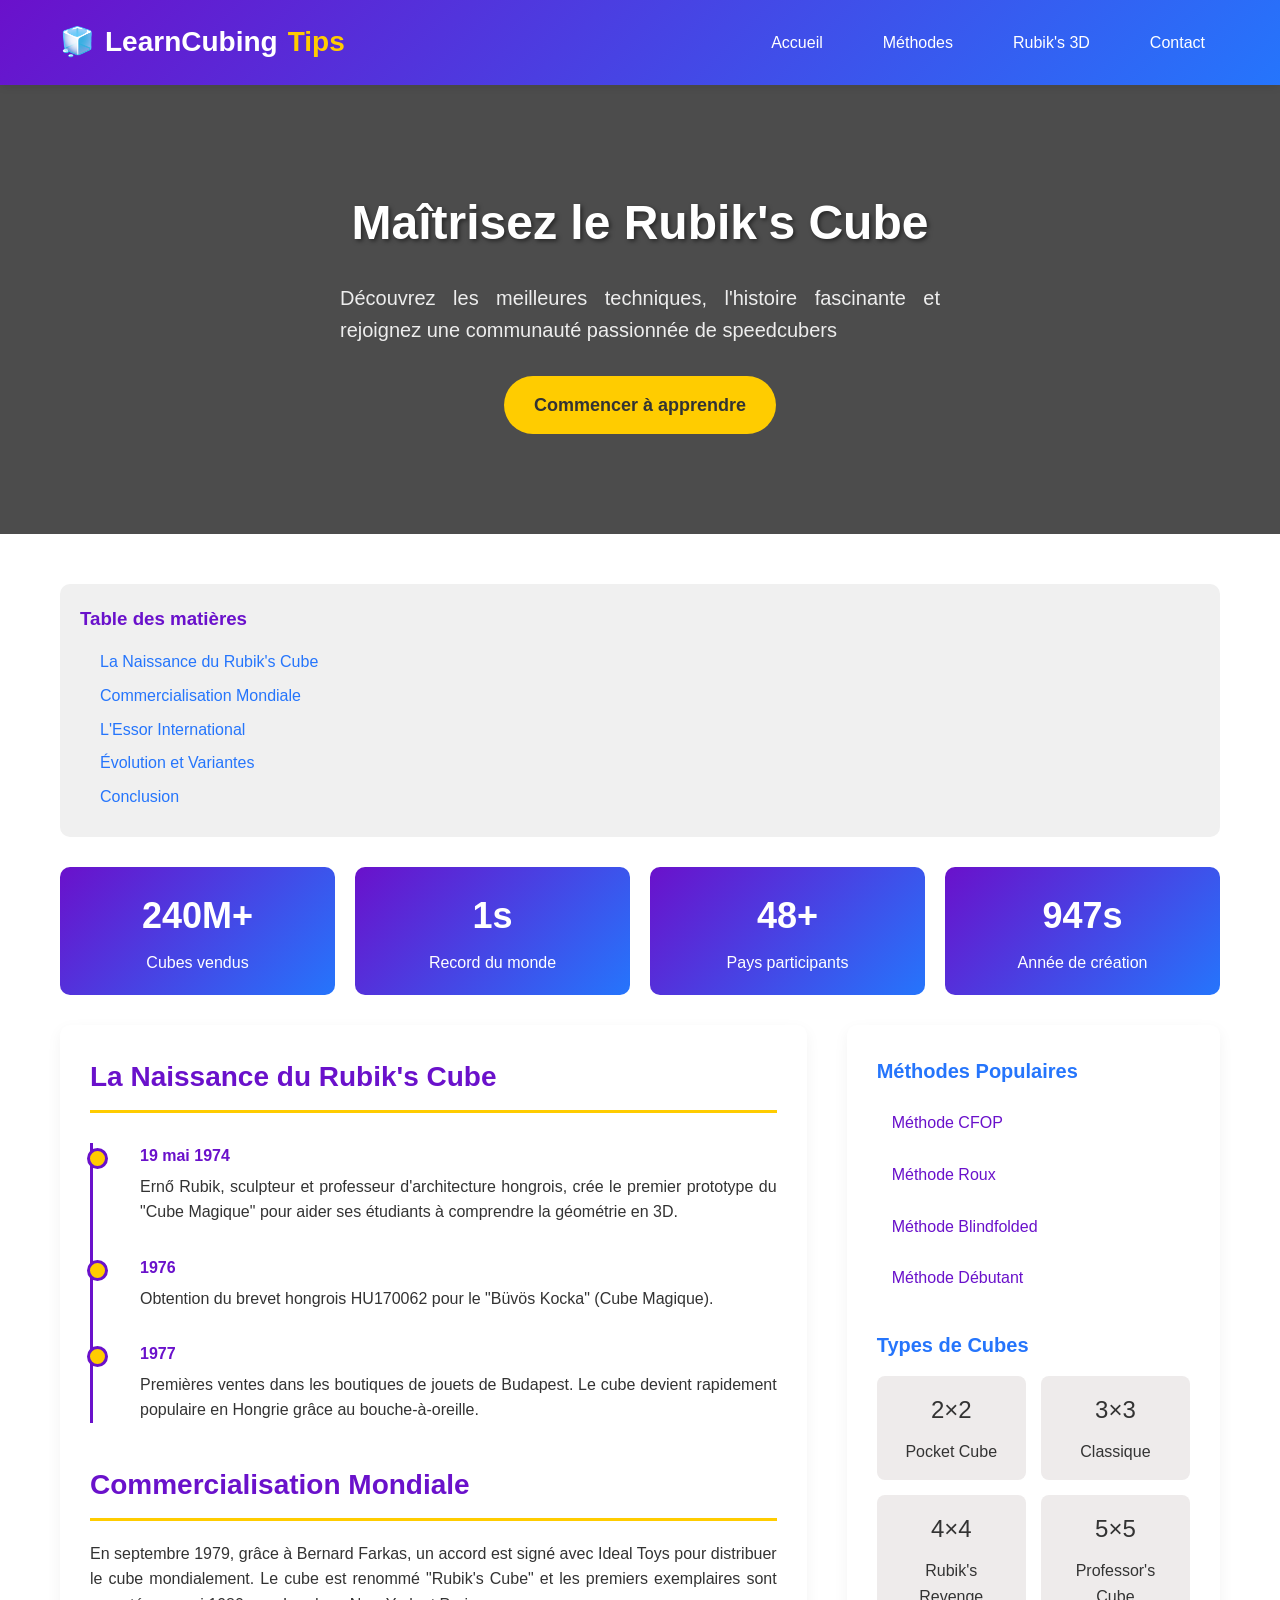
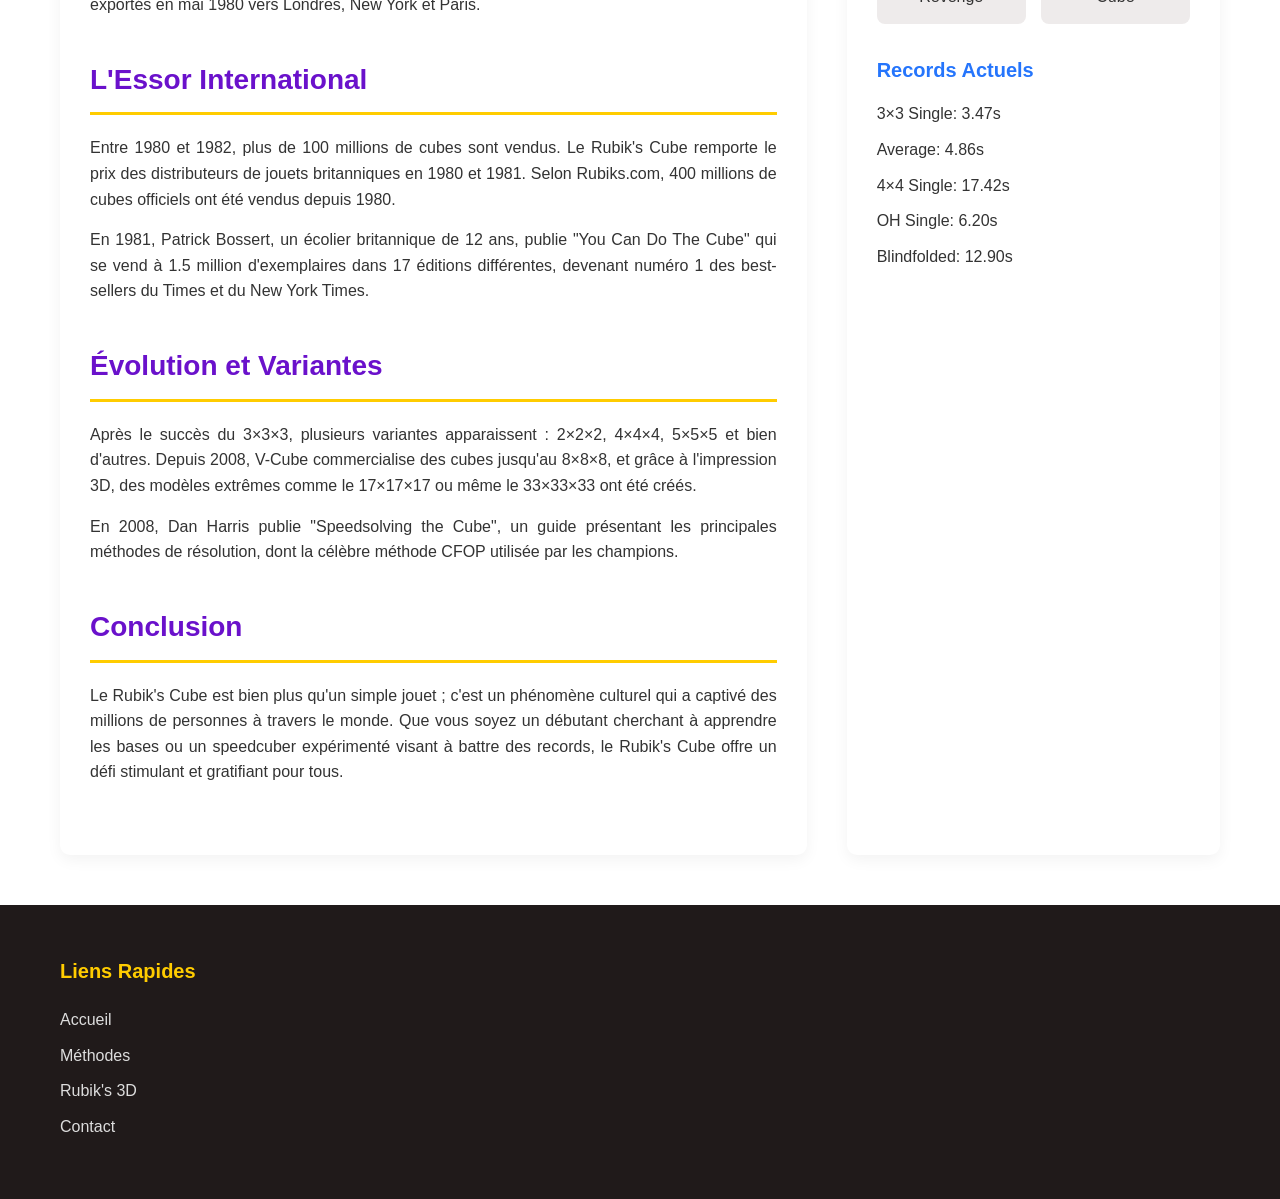
<file: index.html>
<!DOCTYPE html>
<html lang="fr">
<head>
    <meta charset="UTF-8">
    <meta name="viewport" content="width=device-width, initial-scale=1.0">
    <title>Learncubing - Apprenez le Rubik's Cube</title>
    <style>
        /* Reset et styles de base */
        * {
            margin: 0;
            padding: 0;
            box-sizing: border-box;
        }

        body {
            font-family: 'Segoe UI', Tahoma, Geneva, Verdana, sans-serif;
            line-height: 1.6;
            color: #333;
            background-color: #ffffff;
        }

        .container {
            max-width: 1200px;
            margin: 0 auto;
            padding: 0 20px;
        }

        /* Header */
        header {
            background: linear-gradient(135deg, #6a11cb 0%, #2575fc 100%);
            color: white;
            padding: 20px 0;
            box-shadow: 0 2px 10px rgba(0,0,0,0.1);
        }

        .logo {
            font-size: 28px;
            font-weight: bold;
            display: flex;
            align-items: center;
            gap: 10px;
        }

        .logo span {
            color: #ffcc00;
        }

        .header-content {
            display: flex;
            justify-content: space-between;
            align-items: center;
        }

        /* Navigation */
        nav ul {
            display: flex;
            list-style: none;
            gap: 30px;
        }

        nav a {
            color: rgb(255, 255, 255);
            text-decoration: none;
            font-weight: 500;
            padding: 8px 15px;
            border-radius: 5px;
            transition: background-color 0.3s;
        }

        nav a:hover {
            background-color: rgba(255,255,255,0.1);
        }

        nav a.active {
            background-color: rgba(255,255,255,0.2);
        }

        .mobile-menu-btn {
            display: none;
            background: none;
            border: none;
            color: white;
            font-size: 24px;
            cursor: pointer;
        }

        /* Hero Section */
        .hero {
            background: linear-gradient(rgba(0,0,0,0.7), rgba(0,0,0,0.7)), url('https://images.unsplash.com/photo-1601299200211-6af095b1a0c8?ixlib=rb-1.2.1&auto=format&fit=crop&w=1200&q=80');
            background-size: cover;
            background-position: center;
            color: white;
            text-align: center;
            padding: 100px 20px;
            margin-bottom: 50px;
        }

        .hero h1 {
            font-size: 48px;
            margin-bottom: 20px;
            text-shadow: 2px 2px 4px rgba(0,0,0,0.5);
        }

        .hero p {
            font-size: 20px;
            max-width: 600px;
            margin: 0 auto 30px;
            opacity: 0.9;
        }

        .cta-button {
            display: inline-block;
            background: #ffcc00;
            color: #333;
            padding: 15px 30px;
            border-radius: 30px;
            text-decoration: none;
            font-weight: bold;
            font-size: 18px;
            transition: transform 0.3s, box-shadow 0.3s;
        }

        .cta-button:hover {
            transform: translateY(-3px);
            box-shadow: 0 5px 15px rgba(0,0,0,0.2);
        }

        /* Main Content */
        .content-grid {
            display: grid;
            grid-template-columns: 2fr 1fr;
            gap: 40px;
            margin-bottom: 50px;
        }

        .main-content {
            background: white;
            padding: 30px;
            border-radius: 10px;
            box-shadow: 0 5px 15px rgba(0,0,0,0.05);
        }

        .sidebar {
            background: white;
            padding: 30px;
            border-radius: 10px;
            box-shadow: 0 5px 15px rgba(0,0,0,0.05);
        }

        /* Sections */
        section {
            margin-bottom: 40px;
        }

        section h2 {
            color: #6a11cb;
            border-bottom: 3px solid #ffcc00;
            padding-bottom: 10px;
            margin-bottom: 20px;
            font-size: 28px;
        }

        section p {
            margin-bottom: 15px;
            text-align: justify;
        }

        /* Sidebar */
        .widget {
            margin-bottom: 30px;
        }

        .widget h3 {
            color: #2575fc;
            margin-bottom: 15px;
            font-size: 20px;
        }

        .quick-links {
            list-style: none;
        }

        .quick-links li {
            margin-bottom: 10px;
        }

        .quick-links a {
            color: #6a11cb;
            text-decoration: none;
            padding: 8px 15px;
            display: block;
            border-radius: 5px;
            transition: background-color 0.3s;
        }

        .quick-links a:hover {
            background-color: #f0f0f0;
        }

        .cube-types {
            display: grid;
            grid-template-columns: repeat(2, 1fr);
            gap: 15px;
        }

        .cube-type {
            background: #eeebeb;
            padding: 15px;
            border-radius: 8px;
            text-align: center;
            transition: transform 0.3s;
        }

        .cube-type:hover {
            transform: translateY(-5px);
        }

        .cube-type .icon {
            font-size: 24px;
            margin-bottom: 10px;
        }

        /* Footer */
        footer {
            background: #201a1a;
            color: white;
            padding: 50px 0 20px;
            margin-top: 50px;
        }

        .footer-content {
            display: grid;
            grid-template-columns: repeat(3, 1fr);
            gap: 40px;
            margin-bottom: 30px;
        }

        .footer-section h3 {
            color: #ffcc00;
            margin-bottom: 20px;
            font-size: 20px;
        }

        .footer-links {
            list-style: none;
        }

        .footer-links li {
            margin-bottom: 10px;
        }

        .footer-links a {
            color: #ddd;
            text-decoration: none;
            transition: color 0.3s;
        }

        .footer-links a:hover {
            color: #ffcc00;
        }

        /* Responsive */
        @media (max-width: 768px) {
            .header-content {
                flex-direction: column;
                text-align: center;
                gap: 20px;
            }

            nav ul {
                flex-direction: column;
                gap: 10px;
            }

            .mobile-menu-btn {
                display: block;
            }

            .content-grid {
                grid-template-columns: 1fr;
            }

            .footer-content {
                grid-template-columns: 1fr;
                gap: 30px;
            }

            .hero h1 {
                font-size: 36px;
            }

            .hero p {
                font-size: 18px;
            }
        }

        /* Animations */
        @keyframes fadeIn {
            from { opacity: 0; transform: translateY(20px); }
            to { opacity: 1; transform: translateY(0); }
        }

        .fade-in {
            animation: fadeIn 0.5s ease-out;
        }

        /* Table des matières */
        .toc {
            background: #f0f0f0;
            padding: 20px;
            border-radius: 10px;
            margin-bottom: 30px;
        }

        .toc h3 {
            color: #6a11cb;
            margin-bottom: 15px;
        }

        .toc ul {
            list-style: none;
            padding-left: 20px;
        }

        .toc li {
            margin-bottom: 8px;
        }

        .toc a {
            color: #2575fc;
            text-decoration: none;
            transition: color 0.3s;
        }

        .toc a:hover {
            color: #6a11cb;
            text-decoration: underline;
        }

        /* Statistiques */
        .stats-grid {
            display: grid;
            grid-template-columns: repeat(4, 1fr);
            gap: 20px;
            margin: 30px 0;
        }

        .stat-box {
            background: linear-gradient(135deg, #6a11cb 0%, #2575fc 100%);
            color: white;
            padding: 20px;
            border-radius: 10px;
            text-align: center;
        }

        .stat-box .number {
            font-size: 36px;
            font-weight: bold;
            display: block;
            margin-bottom: 5px;
        }

        /* Timeline */
        .timeline {
            position: relative;
            padding-left: 30px;
            margin: 30px 0;
        }

        .timeline::before {
            content: '';
            position: absolute;
            left: 0;
            top: 0;
            bottom: 0;
            width: 3px;
            background: #6a11cb;
        }

        .timeline-item {
            position: relative;
            margin-bottom: 30px;
            padding-left: 20px;
        }

        .timeline-item::before {
            content: '';
            position: absolute;
            left: -33px;
            top: 5px;
            width: 15px;
            height: 15px;
            border-radius: 50%;
            background: #ffcc00;
            border: 3px solid #6a11cb;
        }

        .timeline-date {
            font-weight: bold;
            color: #6a11cb;
            margin-bottom: 5px;
        }
    </style>
</head>
<body>
    <!-- Header -->
    <header>
        <div class="container header-content">
            <div class="logo">
                <span>🧊</span>
                LearnCubing <span>Tips</span>
            </div>
            
            <button class="mobile-menu-btn" id="mobileMenuBtn">☰</button>
            
            <nav id="mainNav">
                <ul>
                    <li><a href="#home" class="active">Accueil</a></li>
                    <li><a href="methode.html">Méthodes</a></li>
                    <li><a href="Rubik's.html">Rubik's 3D</a></li>   
                    <li><a href="contact.html">Contact</a></li>
                </ul>
            </nav>
        </div>
    </header>

    <!-- Hero Section -->
    <section class="hero" id="home">
        <div class="container">
            <h1>Maîtrisez le Rubik's Cube</h1>
            <p>Découvrez les meilleures techniques, l'histoire fascinante et rejoignez une communauté passionnée de speedcubers</p>
            <a href="methode.html" class="cta-button">Commencer à apprendre</a>
        </div>
    </section>

    <!-- Main Content -->
    <div class="container">
        <!-- Table des matières -->
        <div class="toc fade-in">
            <h3>Table des matières</h3>
            <ul id="tableOfContents">
                <!-- Généré par JavaScript -->
            </ul>
        </div>

        <!-- Statistiques -->
        <div class="stats-grid fade-in">
            <div class="stat-box">
                <span class="number">500M+</span>
                Cubes vendus
            </div>
            <div class="stat-box">
                <span class="number">3.47s</span>
                Record du monde
            </div>
            <div class="stat-box">
                <span class="number">100+</span>
                Pays participants
            </div>
            <div class="stat-box">
                <span class="number">1974</span>
                Année de création
            </div>
        </div>

        <div class="content-grid">
            <!-- Main Content -->
            <main class="main-content fade-in">
                <!-- Histoire -->
                <section id="history">
                    <h2>La Naissance du Rubik's Cube</h2>
                    <div class="timeline">
                        <div class="timeline-item">
                            <div class="timeline-date">19 mai 1974</div>
                            <p>Ernő Rubik, sculpteur et professeur d'architecture hongrois, crée le premier prototype du "Cube Magique" pour aider ses étudiants à comprendre la géométrie en 3D.</p>
                        </div>
                        <div class="timeline-item">
                            <div class="timeline-date">1976</div>
                            <p>Obtention du brevet hongrois HU170062 pour le "Büvös Kocka" (Cube Magique).</p>
                        </div>
                        <div class="timeline-item">
                            <div class="timeline-date">1977</div>
                            <p>Premières ventes dans les boutiques de jouets de Budapest. Le cube devient rapidement populaire en Hongrie grâce au bouche-à-oreille.</p>
                        </div>
                    </div>
                </section>

                <section id="commercialization">
                    <h2>Commercialisation Mondiale</h2>
                    <p>En septembre 1979, grâce à Bernard Farkas, un accord est signé avec Ideal Toys pour distribuer le cube mondialement. Le cube est renommé "Rubik's Cube" et les premiers exemplaires sont exportés en mai 1980 vers Londres, New York et Paris.</p>
                </section>

                <section id="growth">
                    <h2>L'Essor International</h2>
                    <p>Entre 1980 et 1982, plus de 100 millions de cubes sont vendus. Le Rubik's Cube remporte le prix des distributeurs de jouets britanniques en 1980 et 1981. Selon Rubiks.com, 400 millions de cubes officiels ont été vendus depuis 1980.</p>
                    <p>En 1981, Patrick Bossert, un écolier britannique de 12 ans, publie "You Can Do The Cube" qui se vend à 1.5 million d'exemplaires dans 17 éditions différentes, devenant numéro 1 des best-sellers du Times et du New York Times.</p>
                </section>

                <section id="evolution">
                    <h2>Évolution et Variantes</h2>
                    <p>Après le succès du 3×3×3, plusieurs variantes apparaissent : 2×2×2, 4×4×4, 5×5×5 et bien d'autres. Depuis 2008, V-Cube commercialise des cubes jusqu'au 8×8×8, et grâce à l'impression 3D, des modèles extrêmes comme le 17×17×17 ou même le 33×33×33 ont été créés.</p>
                    <p>En 2008, Dan Harris publie "Speedsolving the Cube", un guide présentant les principales méthodes de résolution, dont la célèbre méthode CFOP utilisée par les champions.</p>
                </section>

                <section id = "fin">
                    <h2>Conclusion</h2>
                    <p>Le Rubik's Cube est bien plus qu'un simple jouet ; c'est un phénomène culturel qui a captivé des millions de personnes à travers le monde. Que vous soyez un débutant cherchant à apprendre les bases ou un speedcuber expérimenté visant à battre des records, le Rubik's Cube offre un défi stimulant et gratifiant pour tous.</p>
                </section>
            </main>

            <!-- Sidebar -->
            <aside class="sidebar fade-in">
                <!-- Méthodes populaires -->
                <div class="widget">
                    <h3>Méthodes Populaires</h3>
                    <ul class="quick-links">
                        <li><a href="methode CFOP.html">Méthode CFOP</a></li>
                        <li><a href="#roux">Méthode Roux</a></li>
                        <li><a href="methode Blindfolded.html">Méthode Blindfolded</a></li>
                        <li><a href="#beginner">Méthode Débutant</a></li>
                    </ul>
                </div>

                <!-- Types de cubes -->
                <div class="widget">
                    <h3>Types de Cubes</h3>
                    <div class="cube-types">
                        <div class="cube-type">
                            <div class="icon">2×2</div>
                            <div>Pocket Cube</div>
                        </div>
                        <div class="cube-type">
                            <div class="icon">3×3</div>
                            <div>Classique</div>
                        </div>
                        <div class="cube-type">
                            <div class="icon">4×4</div>
                            <div>Rubik's Revenge</div>
                        </div>
                        <div class="cube-type">
                            <div class="icon">5×5</div>
                            <div>Professor's Cube</div>
                        </div>
                    </div>
                </div>

                <!-- Derniers records -->
                <div class="widget">
                    <h3>Records Actuels</h3>
                    <ul class="quick-links">
                        <li>3×3 Single: 3.47s<li>
                        <li> Average: 4.86s</li>
                        <li>4×4 Single: 17.42s</li>
                        <li>OH Single: 6.20s</li>
                        <li>Blindfolded: 12.90s</li>
                    </ul>
                </div>
            </aside>
        </div>
    </div>

    <!-- Footer -->
    <footer>
        <div class="container">
            <div class="footer-content">
                <div class="footer-section">
                    <h3>Liens Rapides</h3>
                    <ul class="footer-links">
                        <li><a href="#home">Accueil</a></li>
                        <li><a href="methode.html">Méthodes</a></li>
                        <li><a href="Rubik's.html">Rubik's 3D</a></li>
                        <li><a href="contact.html">Contact</a></li>
                    </ul>
                </div>
            </div>
        </div>
    </footer>

    <script>
        // Menu mobile
        const mobileMenuBtn = document.getElementById('mobileMenuBtn');
        const mainNav = document.getElementById('mainNav');

        mobileMenuBtn.addEventListener('click', () => {
            mainNav.style.display = mainNav.style.display === 'block' ? 'none' : 'block';
        });

        // Fermer le menu mobile en cliquant sur un lien
        document.querySelectorAll('nav a').forEach(link => {
            link.addEventListener('click', () => {
                if (window.innerWidth <= 768) {
                    mainNav.style.display = 'none';
                }
            });
        });

        // Table des matières dynamique
        function generateTableOfContents() {
            const toc = document.getElementById('tableOfContents');
            const sections = document.querySelectorAll('main section');
            
            sections.forEach(section => {
                const heading = section.querySelector('h2');
                if (heading) {
                    const li = document.createElement('li');
                    const a = document.createElement('a');
                    a.href = `#${section.id}`;
                    a.textContent = heading.textContent;
                    a.addEventListener('click', (e) => {
                        e.preventDefault();
                        section.scrollIntoView({ behavior: 'smooth' });
                    });
                    toc.appendChild(li);
                    li.appendChild(a);
                }
            });
        }

        // Navigation active
        function updateActiveNav() {
            const sections = document.querySelectorAll('main section');
            const navLinks = document.querySelectorAll('nav a');
            
            let currentSection = '';
            const scrollPosition = window.scrollY + 100;
            
            sections.forEach(section => {
                if (section.offsetTop <= scrollPosition) {
                    currentSection = section.id;
                }
            });
            
            navLinks.forEach(link => {
                link.classList.remove('active');
                if (link.getAttribute('href') === `#${currentSection}`) {
                    link.classList.add('active');
                }
            });
        }

        // Animation au défilement
        function checkScrollAnimations() {
            const elements = document.querySelectorAll('.fade-in');
            
            elements.forEach(element => {
                const elementTop = element.getBoundingClientRect().top;
                const windowHeight = window.innerHeight;
                
                if (elementTop < windowHeight - 100) {
                    element.style.opacity = '1';
                    element.style.transform = 'translateY(0)';
                }
            });
        }

        // Statistiques animées
        function animateStats() {
            const stats = document.querySelectorAll('.stat-box .number');
            const finalValues = [500, 3.47, 100, 1974];
            
            stats.forEach((stat, index) => {
                let current = 0;
                const target = finalValues[index];
                const increment = target / 50;
                const timer = setInterval(() => {
                    current += increment;
                    if (current >= target) {
                        stat.textContent = target + (index === 0 ? 'M+' : index === 2 ? '+' : 's');
                        clearInterval(timer);
                    } else {
                        stat.textContent = Math.floor(current) + (index === 0 ? 'M+' : index === 2 ? '+' : 's');
                    }
                }, 75);
            });
        }

        // Initialisation
        document.addEventListener('DOMContentLoaded', () => {
            generateTableOfContents();
            checkScrollAnimations();
            animateStats();
            
            // Initialiser le style pour les animations
            document.querySelectorAll('.fade-in').forEach(el => {
                el.style.opacity = '0';
                el.style.transform = 'translateY(20px)';
                el.style.transition = 'opacity 0.5s ease-out, transform 0.5s ease-out';
            });
        });

        // Événements de défilement
        window.addEventListener('scroll', () => {
            updateActiveNav();
            checkScrollAnimations();
        });

        // Gestion des redirections pour les liens de méthodes
        document.querySelectorAll('.quick-links a, .footer-links a').forEach(link => {
            link.addEventListener('click', (e) => {
                if (link.getAttribute('href').startsWith('#')) {
                    e.preventDefault();
                    const targetId = link.getAttribute('href').substring(1);
                    const targetElement = document.getElementById(targetId);
                    
                    if (targetElement) {
                        targetElement.scrollIntoView({ behavior: 'smooth' });
                    } else {
                        // Si l'élément n'existe pas, on pourrait charger du contenu dynamique
                        console.log(`Section ${targetId} à développer`);
                        alert(`La section "${link.textContent}" sera bientôt disponible !`);
                    }
                }
            });
        });

        // Effet de survol pour les cartes
        document.querySelectorAll('.cube-type').forEach(cube => {
            cube.addEventListener('mouseenter', () => {
                cube.style.boxShadow = '0 10px 20px rgba(0,0,0,0.1)';
            });
            
            cube.addEventListener('mouseleave', () => {
                cube.style.boxShadow = 'none';
            });
        });

        // Notification de dernière section lue
        let lastReadSection = '';
        window.addEventListener('scroll', () => {
            const sections = document.querySelectorAll('main section');
            const scrollPosition = window.scrollY + window.innerHeight / 3;
            
            sections.forEach(section => {
                const sectionTop = section.offsetTop;
                const sectionHeight = section.offsetHeight;
                
                if (scrollPosition >= sectionTop && scrollPosition < sectionTop + sectionHeight) {
                    if (lastReadSection !== section.id) {
                        lastReadSection = section.id;
                        console.log(`Lecture: ${section.querySelector('h2').textContent}`);
                    }
                }
            });
        });
    </script>
</body>

</html>
</file>
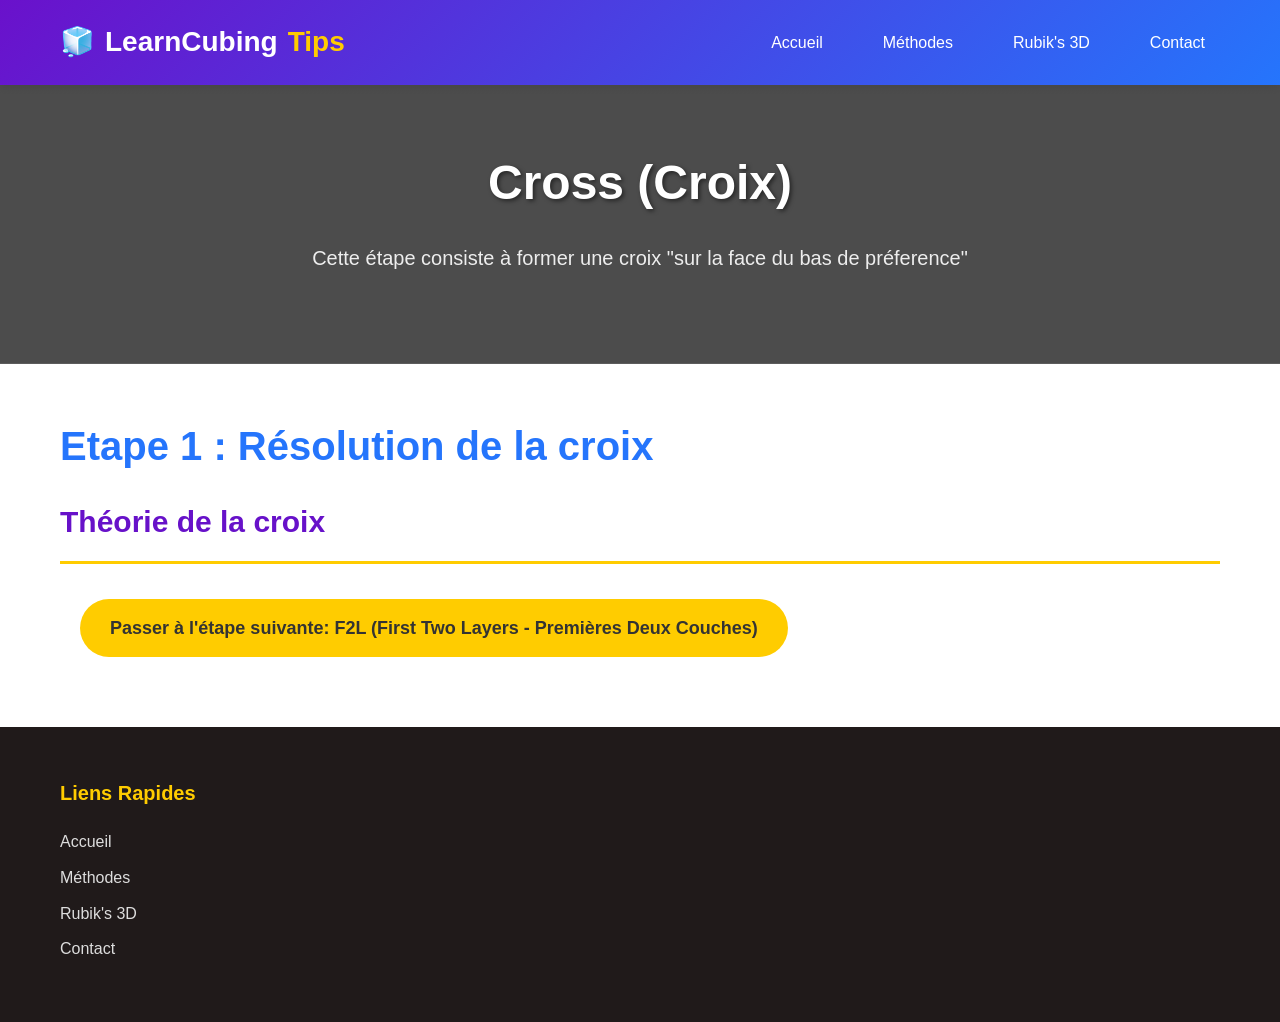
<file: Cross.html>
<!DOCTYPE html>
<html lang="fr">
<head>
    <meta charset="UTF-8">
    <meta name="viewport" content="width=device-width, initial-scale=1.0">
    <title>Cross (Croix) - Learncubing</title>
    <style>
        /* Reset et styles de base */
        * {
            margin: 0;
            padding: 0;
            box-sizing: border-box;
        }

        body {
            font-family: 'Segoe UI', Tahoma, Geneva, Verdana, sans-serif;
            line-height: 1.6;
            color: #333;
            background-color: #ffffff;
        }

        .container {
            max-width: 1200px;
            margin: 0 auto;
            padding: 0 20px;
        }

        /* Header */
        header {
            background: linear-gradient(135deg, #6a11cb 0%, #2575fc 100%);
            color: white;
            padding: 20px 0;
            box-shadow: 0 2px 10px rgba(0,0,0,0.1);
        }

        .logo {
            font-size: 28px;
            font-weight: bold;
            display: flex;
            align-items: center;
            gap: 10px;
        }

        .logo span {
            color: #ffcc00;
        }

        .header-content {
            display: flex;
            justify-content: space-between;
            align-items: center;
        }

        /* Hero Section */
        .hero {
            background: linear-gradient(rgba(0,0,0,0.7), rgba(0,0,0,0.7)), url('https://images.unsplash.com/photo-1601299200211-6af095b1a0c8?ixlib=rb-1.2.1&auto=format&fit=crop&w=1200&q=80');
            background-size: cover;
            background-position: center;
            color: white;
            text-align: center;
            padding: 60px 20px;
            margin-bottom: 50px;
        }

        .hero h1 {
            font-size: 48px;
            margin-bottom: 20px;
            text-shadow: 2px 2px 4px rgba(0,0,0,0.5);
        }

        .hero p {
            font-size: 20px;
            max-width: 1000px;
            margin: 0 auto 30px;
            opacity: 0.9;
        }

        /* Navigation */
        nav ul {
            display: flex;
            list-style: none;
            gap: 30px;
        }

        nav a {
            color: rgb(255, 255, 255);
            text-decoration: none;
            font-weight: 500;
            padding: 8px 15px;
            border-radius: 5px;
            transition: background-color 0.3s;
        }

        nav a:hover {
            background-color: rgba(255,255,255,0.1);
        }

        nav a.active {
            background-color: rgba(255,255,255,0.2);
        }

        .mobile-menu-btn {
            display: none;
            background: none;
            border: none;
            color: white;
            font-size: 24px;
            cursor: pointer;
        }

        /* Contenu principal */
        .recap {
            margin-bottom: 40px;
        }
        
        .recap h2 {
            color: #2575fc;
            margin-bottom: 20px;
            font-size: 40px;
        }

        .recap h3 {
            color: #6711c9;
            margin-bottom: 15px;
            font-size: 30px;
            border-bottom: 3px solid #ffcc00;
            padding-bottom: 15px;
        }

        .recap p {
            color: #666;
            max-width: 1300px;
            
            font-size: 18px;
        }

        .recap li {
            color: #3608b3;
            font-size: 19px;
        }

        .widget {
            margin-bottom: 30px;
        }

        .widget h3 {
            color: #2575fc;
            margin-bottom: 15px;
            font-size: 35px;
            padding-bottom: 15px;
        }
        .widget h4 {
            color: #6711c9;
            margin-bottom: 15px;
            font-size: 20px;
            border-bottom: 3px solid #ffcc00;
            padding-bottom: 15px;
        }
        .widget h5 {
            color: #1724d1;
            font-size: 20px;
            padding-bottom: 15px;
        }

        .quick-links {
            list-style: none;
        }

        .quick-links li {
            margin-bottom: 10px;
        }

        .quick-links a {
            color: #6a11cb;
            text-decoration: none;
            padding: 8px 15px;
            display: block;
            border-radius: 5px;
            transition: background-color 0.3s;
        }

        .quick-links a:hover {
            background-color: #f0f0f0;
        }

        .cube-types {
            display: grid;
            grid-template-columns: repeat(4, 1fr);
            gap: 15px;
        }

        .cube-type {
            background: #eeebeb;
            padding: 15px;
            border-radius: 8px;
            text-align: center;
            transition: transform 0.3s;
        }

        .cube-type:hover {
            transform: translateY(-5px);
        }

        .cube-type .icon {
            font-size: 24px;
            margin-bottom: 10px;
        }

        .cta-button {
            display: inline-block;
            background: #ffcc00;
            color: #333;
            padding: 15px 30px;
            margin: 20px;
            margin-bottom: 20px;
            border-radius: 30px;
            text-decoration: none;
            font-weight: bold;
            font-size: 18px;
            transition: transform 0.3s, box-shadow 0.3s;
        }

        .cta-button:hover {
            transform: translateY(-3px);
            box-shadow: 0 5px 15px rgba(0,0,0,0.2);
        }

        /* Footer */
        footer {
            background: #201a1a;
            color: white;
            padding: 50px 0 20px;
            margin-top: 50px;
        }

        .footer-content {
            display: grid;
            grid-template-columns: repeat(3, 1fr);
            gap: 40px;
            margin-bottom: 30px;
        }

        .footer-section h3 {
            color: #ffcc00;
            margin-bottom: 20px;
            font-size: 20px;
        }

        .footer-links {
            list-style: none;
        }

        .footer-links li {
            margin-bottom: 10px;
        }

        .footer-links a {
            color: #ddd;
            text-decoration: none;
            transition: color 0.3s;
        }

        .footer-links a:hover {
            color: #ffcc00;
        }

        /* Responsive */
        @media (max-width: 768px) {
            .header-content {
                flex-direction: column;
                text-align: center;
                gap: 20px;
            }

            nav ul {
                flex-direction: column;
                gap: 10px;
            }

            .mobile-menu-btn {
                display: block;
            }

            .footer-content {
                grid-template-columns: 1fr;
                gap: 30px;
            }
        }
    </style>
</head>
<body>
    <!-- Header -->
    <header>
        <div class="container header-content">
            <div class="logo">
                <span>🧊</span>
                LearnCubing <span>Tips</span>
            </div>
            
            <button class="mobile-menu-btn" id="mobileMenuBtn">☰</button>
            
            <nav id="mainNav">
                <ul>
                    <li><a href="index.html">Accueil</a></li>
                    <li><a href="methode.html">Méthodes</a></li>
                    <li><a href="Rubik's.html">Rubik's 3D</a></li>
                    <li><a href="contact.html">Contact</a></li>
                </ul>
            </nav>
        </div>
    </header>
    
    <!-- Hero Section -->
    <section class="hero">
        <div class="container">
            <h1>Cross (Croix)</h1>
            <p>Cette étape consiste à former une croix "sur la face du bas de préference"</p>
        </div>
    </section>

    <!-- Contenu principal -->
    <div class="container">
        <div class="recap">
            <h2>Etape 1 : Résolution de la croix</h2>
            <h3>Théorie de la croix</h3>
            <a href="F2L.html" class="cta-button">Passer à l'étape suivante: F2L (First Two Layers - Premières Deux Couches)</a>
        </div>
    </div>

    <!-- Footer -->
    <footer>
        <div class="container">
            <div class="footer-content">              
                <div class="footer-section">
                    <h3>Liens Rapides</h3>
                    <ul class="footer-links">
                        <li><a href="index.html">Accueil</a></li>
                        <li><a href="methode.html">Méthodes</a></li>
                        <li><a href="Rubik's.html">Rubik's 3D</a></li>
                        <li><a href="contact.html">Contact</a></li>
                    </ul>
                </div>
            </div>
        </div>
    </footer>

    <script>
        // Menu mobile
        const mobileMenuBtn = document.getElementById('mobileMenuBtn');
        const mainNav = document.getElementById('mainNav');

        mobileMenuBtn.addEventListener('click', () => {
            mainNav.style.display = mainNav.style.display === 'block' ? 'none' : 'block';
        });

        // Fermer le menu mobile en cliquant sur un lien
        document.querySelectorAll('nav a').forEach(link => {
            link.addEventListener('click', () => {
                if (window.innerWidth <= 768) {
                    mainNav.style.display = 'none';
                }
            });
        });

        // Navigation active
        function updateActiveNav() {
            const sections = document.querySelectorAll('main section');
            const navLinks = document.querySelectorAll('nav a');
            
            let currentSection = '';
            const scrollPosition = window.scrollY + 100;
            
            sections.forEach(section => {
                if (section.offsetTop <= scrollPosition) {
                    currentSection = section.id;
                }
            });
            
            navLinks.forEach(link => {
                link.classList.remove('active');
                if (link.getAttribute('href') === `#${currentSection}`) {
                    link.classList.add('active');
                }
            });
        }

        // Animation au défilement
        function checkScrollAnimations() {
            const elements = document.querySelectorAll('.fade-in');
            
            elements.forEach(element => {
                const elementTop = element.getBoundingClientRect().top;
                const windowHeight = window.innerHeight;
                
                if (elementTop < windowHeight - 100) {
                    element.style.opacity = '1';
                    element.style.transform = 'translateY(0)';
                }
            });
        }

        // Initialisation
        document.addEventListener('DOMContentLoaded', () => {
            generateTableOfContents();
            checkScrollAnimations();
            animateStats();
            
        });

        // Événements de défilement
        window.addEventListener('scroll', () => {
            updateActiveNav();
            checkScrollAnimations();
        });
    </script>
</body>
</html>
</file>
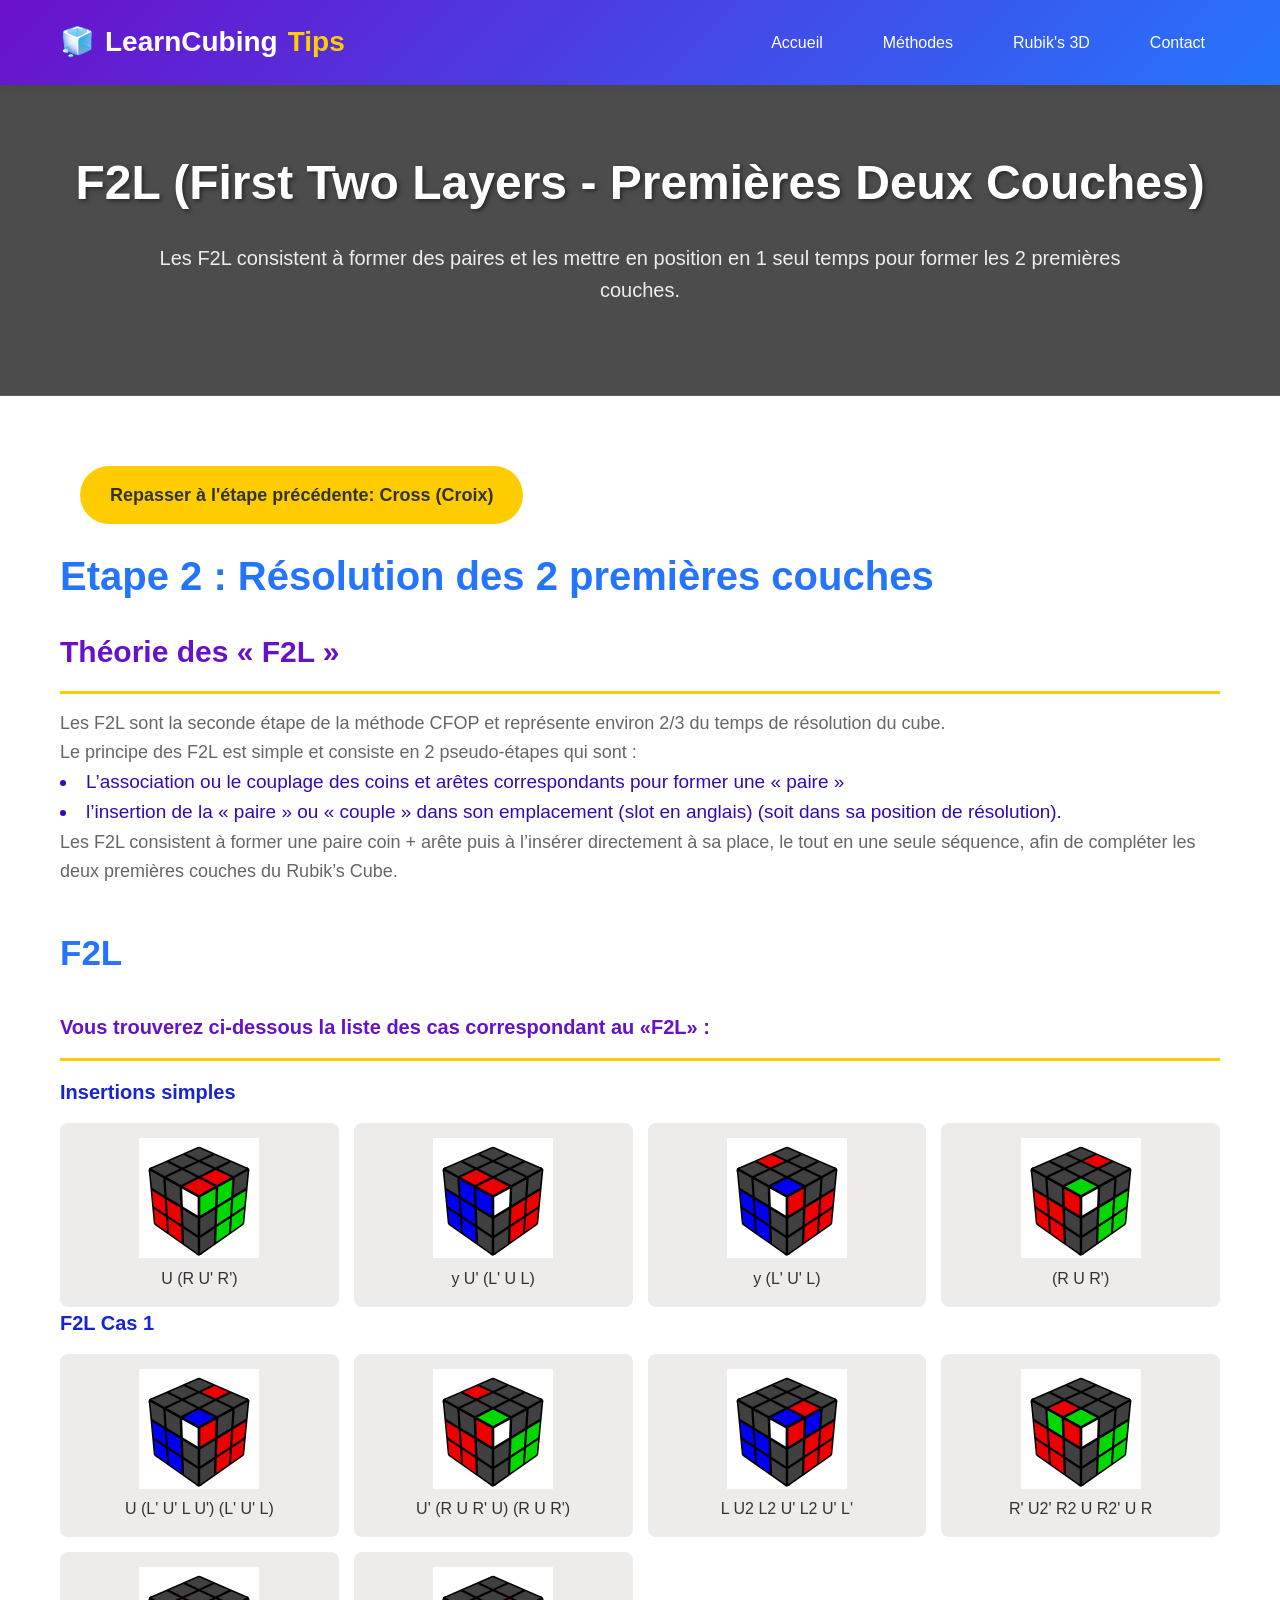
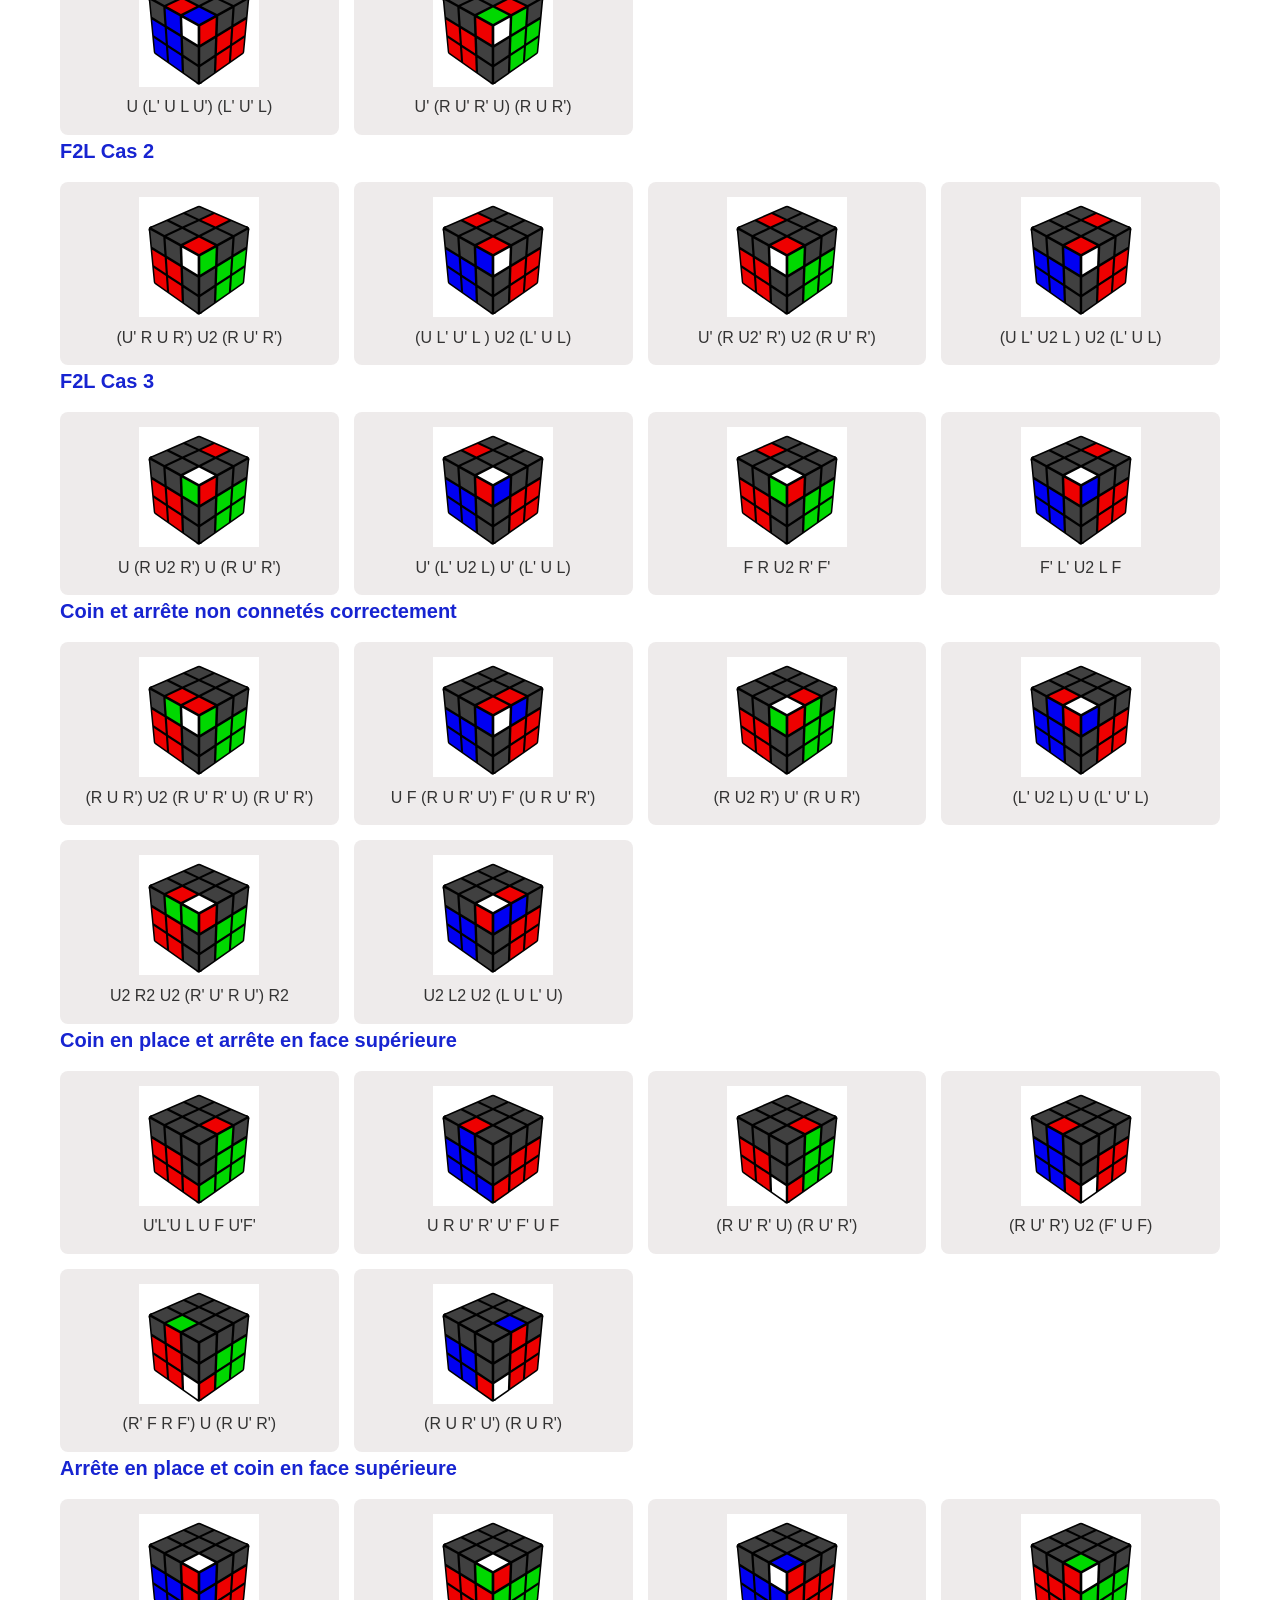
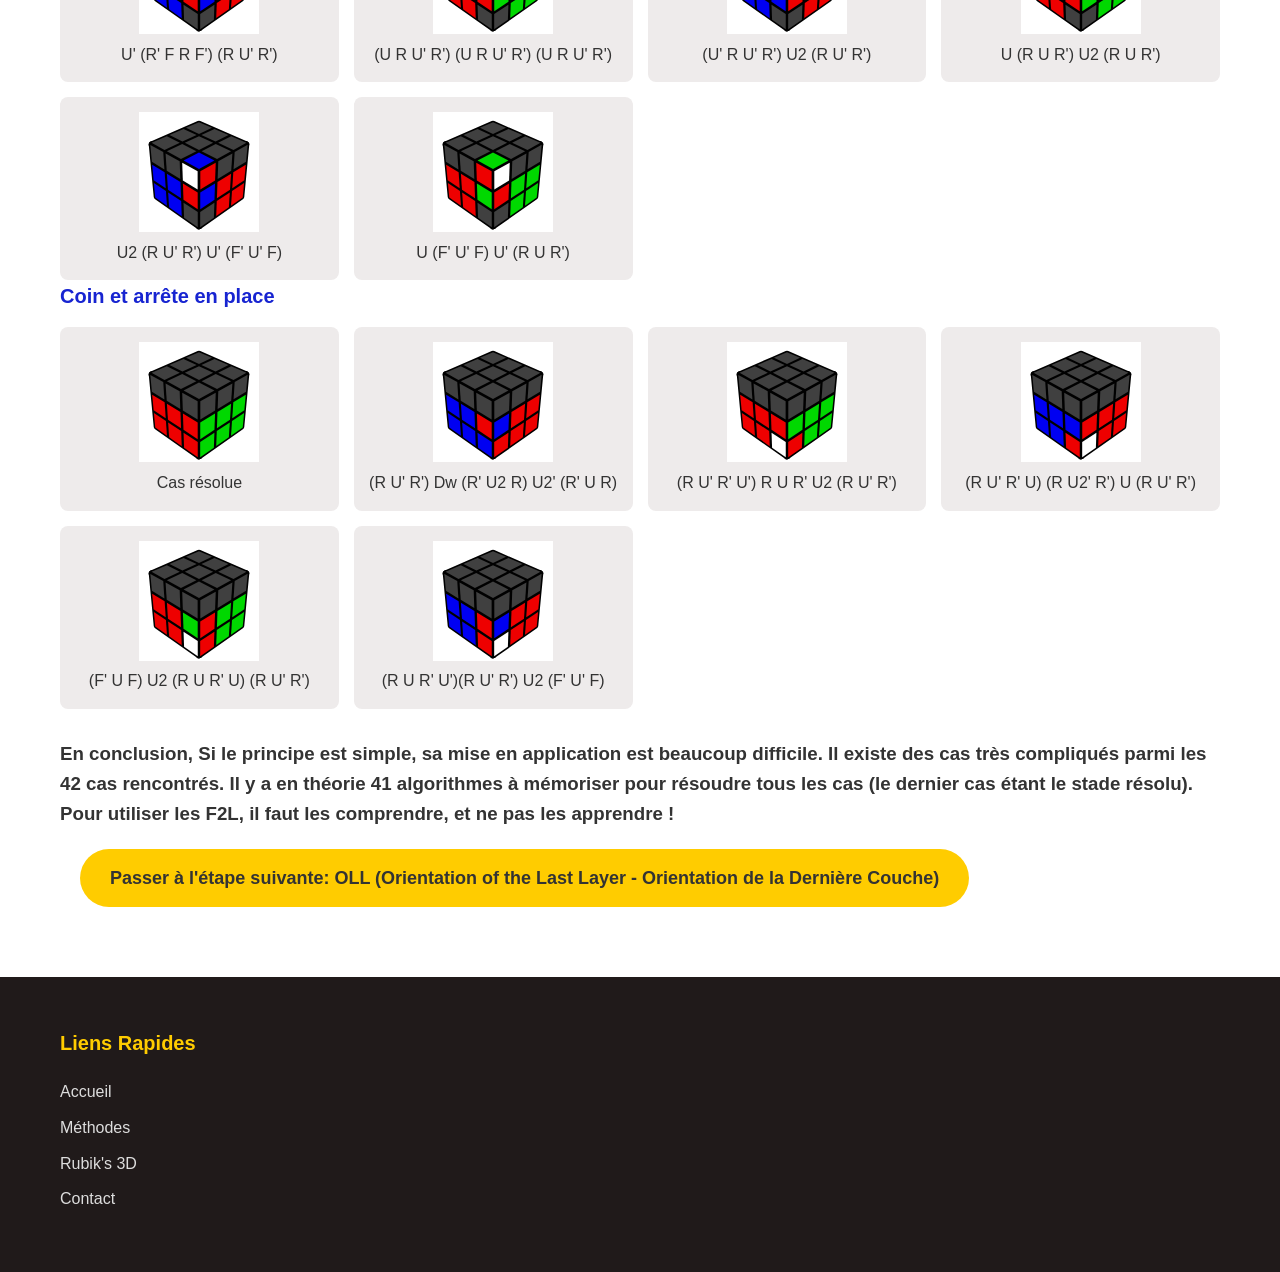
<file: F2L.html>
<!DOCTYPE html>
<html lang="fr">
<head>
    <meta charset="UTF-8">
    <meta name="viewport" content="width=device-width, initial-scale=1.0">
    <title>F2L (First Two Layers - Premières Deux Couches) - Learncubing</title>
    <style>
        /* Reset et styles de base */
        * {
            margin: 0;
            padding: 0;
            box-sizing: border-box;
        }

        body {
            font-family: 'Segoe UI', Tahoma, Geneva, Verdana, sans-serif;
            line-height: 1.6;
            color: #333;
            background-color: #ffffff;
        }

        .container {
            max-width: 1200px;
            margin: 0 auto;
            padding: 0 20px;
        }

        /* Header */
        header {
            background: linear-gradient(135deg, #6a11cb 0%, #2575fc 100%);
            color: white;
            padding: 20px 0;
            box-shadow: 0 2px 10px rgba(0,0,0,0.1);
        }

        .logo {
            font-size: 28px;
            font-weight: bold;
            display: flex;
            align-items: center;
            gap: 10px;
        }

        .logo span {
            color: #ffcc00;
        }

        .header-content {
            display: flex;
            justify-content: space-between;
            align-items: center;
        }

        /* Hero Section */
        .hero {
            background: linear-gradient(rgba(0,0,0,0.7), rgba(0,0,0,0.7)), url('https://images.unsplash.com/photo-1601299200211-6af095b1a0c8?ixlib=rb-1.2.1&auto=format&fit=crop&w=1200&q=80');
            background-size: cover;
            background-position: center;
            color: white;
            text-align: center;
            padding: 60px 20px;
            margin-bottom: 50px;
        }

        .hero h1 {
            font-size: 48px;
            margin-bottom: 20px;
            text-shadow: 2px 2px 4px rgba(0,0,0,0.5);
        }

        .hero p {
            font-size: 20px;
            max-width: 1000px;
            margin: 0 auto 30px;
            opacity: 0.9;
        }

        /* Navigation */
        nav ul {
            display: flex;
            list-style: none;
            gap: 30px;
        }

        nav a {
            color: rgb(255, 255, 255);
            text-decoration: none;
            font-weight: 500;
            padding: 8px 15px;
            border-radius: 5px;
            transition: background-color 0.3s;
        }

        nav a:hover {
            background-color: rgba(255,255,255,0.1);
        }

        nav a.active {
            background-color: rgba(255,255,255,0.2);
        }

        .mobile-menu-btn {
            display: none;
            background: none;
            border: none;
            color: white;
            font-size: 24px;
            cursor: pointer;
        }

        /* Contenu principal */
        .recap {
            margin-bottom: 40px;
        }
        
        .recap h2 {
            color: #2575fc;
            margin-bottom: 20px;
            font-size: 40px;
        }

        .recap h3 {
            color: #6711c9;
            margin-bottom: 15px;
            font-size: 30px;
            border-bottom: 3px solid #ffcc00;
            padding-bottom: 15px;
        }

        .recap p {
            color: #666;
            max-width: 1300px;
            
            font-size: 18px;
        }

        .recap li {
            color: #3608b3;
            font-size: 19px;
        }

        .widget {
            margin-bottom: 30px;
        }

        .widget h3 {
            color: #2575fc;
            margin-bottom: 15px;
            font-size: 35px;
            padding-bottom: 15px;
        }
        .widget h4 {
            color: #6711c9;
            margin-bottom: 15px;
            font-size: 20px;
            border-bottom: 3px solid #ffcc00;
            padding-bottom: 15px;
        }
        .widget h5 {
            color: #1724d1;
            font-size: 20px;
            padding-bottom: 15px;
        }
        .cube-type p {
            color: #3608b3;
            text-decoration: none;
            font-size: 18px;
        }

        .quick-links {
            list-style: none;
        }

        .quick-links li {
            margin-bottom: 10px;
        }

        .quick-links a {
            color: #6a11cb;
            text-decoration: none;
            padding: 8px 15px;
            display: block;
            border-radius: 5px;
            transition: background-color 0.3s;
        }

        .quick-links a:hover {
            background-color: #f0f0f0;
        }

        .cube-types {
            display: grid;
            grid-template-columns: repeat(4, 1fr);
            gap: 15px;
        }

        .cube-type {
            background: #eeebeb;
            padding: 15px;
            border-radius: 8px;
            text-align: center;
            transition: transform 0.3s;
        }

        .cube-type:hover {
            transform: translateY(-5px);
        }

        .cube-type .icon {
            font-size: 24px;
            margin-bottom: 10px;
        }

        .cta-button {
            display: inline-block;
            background: #ffcc00;
            color: #333;
            padding: 15px 30px;
            margin: 20px;
            margin-bottom: 20px;
            border-radius: 30px;
            text-decoration: none;
            font-weight: bold;
            font-size: 18px;
            transition: transform 0.3s, box-shadow 0.3s;
        }

        .cta-button:hover {
            transform: translateY(-3px);
            box-shadow: 0 5px 15px rgba(0,0,0,0.2);
        }

        /* Footer */
        footer {
            background: #201a1a;
            color: white;
            padding: 50px 0 20px;
            margin-top: 50px;
        }

        .footer-content {
            display: grid;
            grid-template-columns: repeat(3, 1fr);
            gap: 40px;
            margin-bottom: 30px;
        }

        .footer-section h3 {
            color: #ffcc00;
            margin-bottom: 20px;
            font-size: 20px;
        }

        .footer-links {
            list-style: none;
        }

        .footer-links li {
            margin-bottom: 10px;
        }

        .footer-links a {
            color: #ddd;
            text-decoration: none;
            transition: color 0.3s;
        }

        .footer-links a:hover {
            color: #ffcc00;
        }

        /* Responsive */
        @media (max-width: 768px) {
            .header-content {
                flex-direction: column;
                text-align: center;
                gap: 20px;
            }

            nav ul {
                flex-direction: column;
                gap: 10px;
            }

            .mobile-menu-btn {
                display: block;
            }

            .footer-content {
                grid-template-columns: 1fr;
                gap: 30px;
            }
        }
    </style>
</head>
<body>
    <!-- Header -->
    <header>
        <div class="container header-content">
            <div class="logo">
                <span>🧊</span>
                LearnCubing <span>Tips</span>
            </div>
            
            <button class="mobile-menu-btn" id="mobileMenuBtn">☰</button>
            
            <nav id="mainNav">
                <ul>
                    <li><a href="index.html">Accueil</a></li>
                    <li><a href="methode.html">Méthodes</a></li>
                    <li><a href="Rubik's.html">Rubik's 3D</a></li>
                    <li><a href="contact.html">Contact</a></li>
                </ul>
            </nav>
        </div>
    </header>
    
    <!-- Hero Section -->
    <section class="hero">
        <div class="container">
            <h1>F2L (First Two Layers - Premières Deux Couches)</h1>
            <p>Les F2L consistent à former des paires et les mettre en position en 1 seul temps pour former les 2 premières couches.</p>
        </div>
    </section>

    <!-- Contenu principal -->
    <div class="container">
        <a href="Cross.html" class="cta-button">Repasser à l'étape précédente:  Cross (Croix)</a>
        <div class="recap">
            <h2>Etape 2 : Résolution des 2 premières couches</h2>
            <h3>Théorie des « F2L »</h3>
            <p>Les F2L sont la seconde étape de la méthode CFOP et représente environ 2/3 du temps de résolution du cube.</p>
            <p>Le principe des F2L est simple et consiste en 2 pseudo-étapes qui sont :</p>
            <li>L’association ou le couplage des coins et arêtes correspondants pour former une « paire »</li>
            <li>l’insertion de la « paire » ou « couple » dans son emplacement (slot en anglais) (soit dans sa position de résolution).</li>
            <p>Les F2L consistent à former une paire coin + arête puis à l’insérer directement à sa place, le tout en une seule séquence, afin de compléter les deux premières couches du Rubik’s Cube.</p>
        </div>

        <div class="widget">
            <h3>F2L</h3>
            <h4>Vous trouverez ci-dessous la liste des cas correspondant au «F2L» : </h4>
            <h5>Insertions simples</h5>
            <div class="cube-types">
                <div class="cube-type">
                    <img src="assets\F2L_1.svg" width="120">
                    <p><div>U (R U' R')</div></p>
                </div>
                <div class="cube-type">
                    <img src="assets\F2L_2.svg" width="120">
                    <div>y U' (L' U L)</div>
                </div>
                <div class="cube-type">
                    <img src="assets\F2L_3.svg" width="120">
                    <div>y (L' U' L)</div>
                </div>
                <div class="cube-type">
                    <img src="assets\F2L_4.svg" width="120">
                    <div>(R U R')</div>
                </div>
            </div>
            <h5>F2L Cas 1</h5>
            <div class="cube-types">
                <div class="cube-type">
                    <img src="assets\F2L_5.svg" width="120">
                    <div>U (L' U' L U') (L' U' L)</div>
                </div>
                <div class="cube-type"> 
                    <img src="assets\F2L_6.svg" width="120">
                    <div>U' (R U R' U) (R U R')</div>
                </div>
                <div class="cube-type">
                    <img src="assets\F2L_7.svg" width="120">
                    <div>L U2 L2 U' L2 U' L'</div>
                </div>
                <div class="cube-type"> 
                    <img src="assets\F2L_8.svg" width="120">
                    <div>	R' U2' R2 U R2' U R</div>
                </div>
                <div class="cube-type">
                    <img src="assets\F2L_9.svg" width="120">
                    <div>U (L' U L U') (L' U' L)</div>
                </div>
                <div class="cube-type">
                    <img src="assets\F2L_10.svg" width="120">
                    <div>U' (R U' R' U) (R U R')</div>
                </div>
            </div>
            <h5>F2L Cas 2</h5>
            <div class="cube-types">
                
                <div class="cube-type">
                    <img src="assets\F2L_11.svg" width="120">
                    <div>(U' R U R') U2 (R U' R')</div>
                </div>
                <div class="cube-type">
                    <img src="assets\F2L_12.svg" width="120">
                    <div>(U L' U' L ) U2 (L' U L)</div>
                </div>
                <div class="cube-type">
                    <img src="assets\F2L_13.svg" width="120">
                    <div>U' (R U2' R') U2 (R U' R')</div>
                </div>
                <div class="cube-type"> 
                    <img src="assets\F2L_14.svg" width="120">
                    <div>(U L' U2 L ) U2 (L' U L)</div>
                </div>
            </div>
            <h5>F2L Cas 3</h5>
            <div class="cube-types">
                <div class="cube-type">
                    <img src="assets\F2L_15.svg" width="120">
                    <div>U (R U2 R') U (R U' R')</div>
                </div>
                <div class="cube-type">
                    <img src="assets\F2L_16.svg" width="120">
                    <div>U' (L' U2 L) U' (L' U L)</div>
                </div>
                <div class="cube-type">
                    <img src="assets\F2L_17.svg" width="120">
                    <div>F R U2 R' F'</div>
                </div>
                <div class="cube-type">
                    <img src="assets\F2L_18.svg" width="120">
                    <div>F' L' U2 L F</div>
                </div>
            </div>
            <h5>Coin et arrête non connetés correctement</h5>
            <div class="cube-types">
                <div class="cube-type">
                    <img src="assets\F2L_19.svg" width="120">
                    <div>(R U R') U2 (R U' R' U) (R U' R')</div>
                </div>
                <div class="cube-type">
                    <img src="assets\F2L_20.svg" width="120">
                    <div>U F (R U R' U') F' (U R U' R')</div>
                </div>
                <div class="cube-type">
                    <img src="assets\F2L_21.svg" width="120">
                    <div>(R U2 R') U' (R U R')</div>
                </div>
                <div class="cube-type"> 
                    <img src="assets\F2L_22.svg" width="120">
                    <div>(L' U2 L) U (L' U' L)</div>
                </div>
                <div class="cube-type">
                    <img src="assets\F2L_23.svg" width="120">
                    <div>U2 R2 U2 (R' U' R U') R2</div>
                </div>
                <div class="cube-type">
                    <img src="assets\F2L_24.svg" width="120">
                    <div>U2 L2 U2 (L U L' U)</div>
                </div>
            </div>
            <h5>Coin en place et arrête en face supérieure</h5>
            <div class="cube-types">
                <div class="cube-type">
                    <img src="assets\F2L_25.svg" width="120">
                    <div>U'L'U L U F U'F'</div>
                </div>
                <div class="cube-type">
                    <img src="assets\F2L_26.svg" width="120">
                    <div>U R U' R' U' F' U F</div>
                </div>
                <div class="cube-type">
                    <img src="assets\F2L_27.svg" width="120">
                    <div>(R U' R' U) (R U' R')</div>
                </div>
                <div class="cube-type"> 
                    <img src="assets\F2L_28.svg" width="120">
                    <div>(R U' R') U2 (F' U F)</div>
                </div>
                <div class="cube-type">
                    <img src="assets\F2L_29.svg" width="120">
                    <div>(R' F R F') U (R U' R')</div>
                </div>
                <div class="cube-type">
                    <img src="assets\F2L_30.svg" width="120">
                    <div>(R U R' U') (R U R')</div>
                </div>
            </div>
            <h5>Arrête en place et coin en face supérieure</h5>
            <div class="cube-types">
                <div class="cube-type">
                    <img src="assets\F2L_31.svg" width="120">
                    <div>U' (R' F R F') (R U' R')</div>
                </div>
                <div class="cube-type">
                    <img src="assets\F2L_32.svg" width="120">
                    <div>(U R U' R') (U R U' R') (U R U' R')</div>
                </div>
                <div class="cube-type">
                    <img src="assets\F2L_33.svg" width="120">
                    <div>(U' R U' R') U2 (R U' R')</div>
                </div>
                <div class="cube-type"> 
                    <img src="assets\F2L_34.svg" width="120">
                    <div>	U (R U R') U2 (R U R')</div>
                </div>
                <div class="cube-type">
                    <img src="assets\F2L_35.svg" width="120">
                    <div>U2 (R U' R') U' (F' U' F)</div>
                </div>
                <div class="cube-type">
                    <img src="assets\F2L_36.svg" width="120">
                    <div>	U (F' U' F) U' (R U R')</div>
                </div>
            </div>
            <h5>Coin et arrête en place</h5>
            <div class="cube-types">
                <div class="cube-type">
                    <img src="assets\F2L_37.svg" width="120">
                    <div>Cas résolue</div>
                </div>
                <div class="cube-type">
                    <img src="assets\F2L_38.svg" width="120">
                    <div>(R U' R') Dw (R' U2 R) U2' (R' U R)</div>
                </div>
                <div class="cube-type">
                    <img src="assets\F2L_39.svg" width="120">
                    <div>(R U' R' U') R U R' U2 (R U' R')</div>
                </div>
                <div class="cube-type"> 
                    <img src="assets\F2L_40.svg" width="120">
                    <div>(R U' R' U) (R U2' R') U (R U' R')</div>
                </div>
                <div class="cube-type">
                    <img src="assets\F2L_41.svg" width="120">
                    <div>(F' U F) U2 (R U R' U) (R U' R')</div>
                </div>
                <div class="cube-type">
                    <img src="assets\F2L_42.svg" width="120">
                    <div>(R U R' U')(R U' R') U2 (F' U' F)</div>
                </div>
            </div>
        </div>
        <h3>En conclusion, Si le principe est simple, sa mise en application est beaucoup difficile. Il existe des cas très compliqués parmi les 42 cas rencontrés. Il y a en théorie 41 algorithmes à mémoriser pour résoudre tous les cas (le dernier cas étant le stade résolu).</h3>
        <h3>Pour utiliser les F2L, il faut les comprendre, et ne pas les apprendre !</h3>
        <a href="OLL.html" class="cta-button">Passer à l'étape suivante: OLL (Orientation of the Last Layer - Orientation de la Dernière Couche)</a>
    </div>

    <!-- Footer -->
    <footer>
        <div class="container">
            <div class="footer-content">              
                <div class="footer-section">
                    <h3>Liens Rapides</h3>
                    <ul class="footer-links">
                        <li><a href="index.html">Accueil</a></li>
                        <li><a href="methode.html">Méthodes</a></li>
                        <li><a href="Rubik's.html">Rubik's 3D</a></li>
                        <li><a href="contact.html">Contact</a></li>
                    </ul>
                </div>
            </div>
        </div>
    </footer>

    <script>
        // Menu mobile
        const mobileMenuBtn = document.getElementById('mobileMenuBtn');
        const mainNav = document.getElementById('mainNav');

        mobileMenuBtn.addEventListener('click', () => {
            mainNav.style.display = mainNav.style.display === 'block' ? 'none' : 'block';
        });

        // Fermer le menu mobile en cliquant sur un lien
        document.querySelectorAll('nav a').forEach(link => {
            link.addEventListener('click', () => {
                if (window.innerWidth <= 768) {
                    mainNav.style.display = 'none';
                }
            });
        });

        // Navigation active
        function updateActiveNav() {
            const sections = document.querySelectorAll('main section');
            const navLinks = document.querySelectorAll('nav a');
            
            let currentSection = '';
            const scrollPosition = window.scrollY + 100;
            
            sections.forEach(section => {
                if (section.offsetTop <= scrollPosition) {
                    currentSection = section.id;
                }
            });
            
            navLinks.forEach(link => {
                link.classList.remove('active');
                if (link.getAttribute('href') === `#${currentSection}`) {
                    link.classList.add('active');
                }
            });
        }

        // Effet de survol pour les cartes
        document.querySelectorAll('.cube-type').forEach(cube => {
            cube.addEventListener('mouseenter', () => {
                cube.style.boxShadow = '0 10px 20px rgba(0,0,0,0.1)';
            });
            
            cube.addEventListener('mouseleave', () => {
                cube.style.boxShadow = 'none';
            });
        });
    </script>
</body>
</html>
</file>
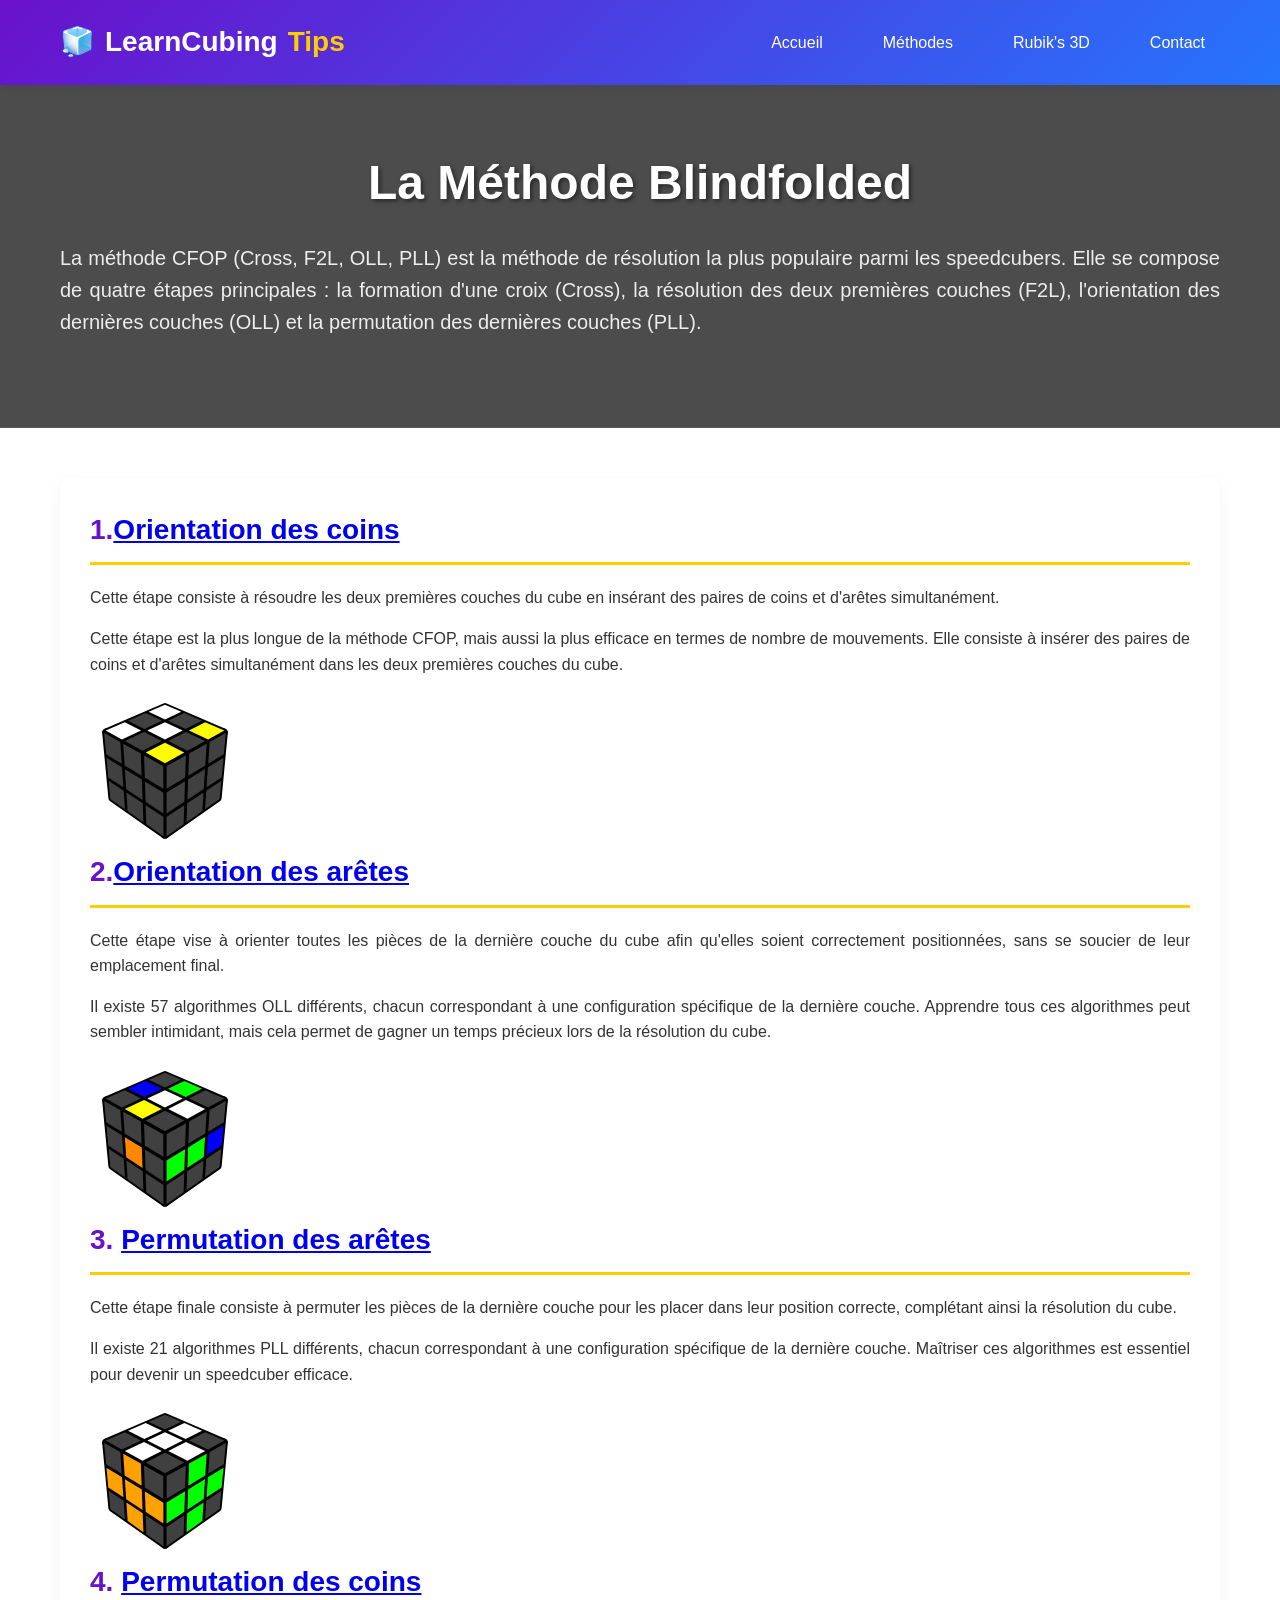
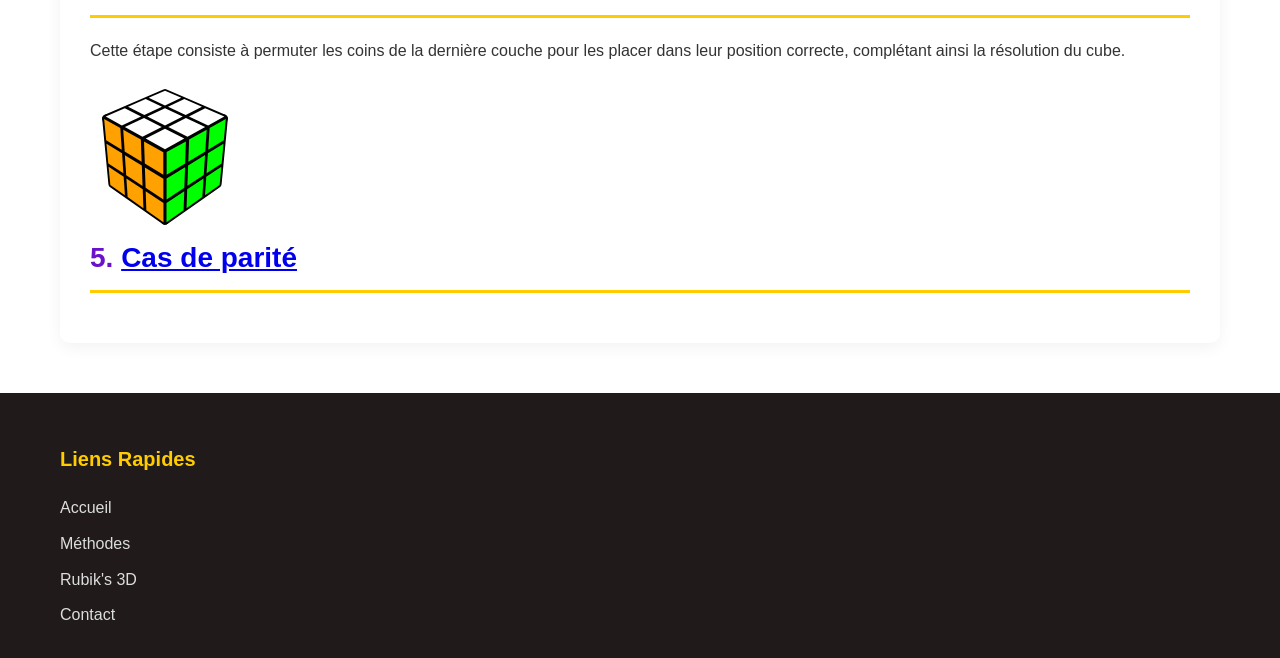
<file: methode Blindfolded.html>
<!DOCTYPE html>
<html lang="fr">
<head>
    <meta charset="UTF-8">
    <meta name="viewport" content="width=device-width, initial-scale=1.0">
    <title>Méthode Blindfolded - Learncubing</title>
    <style>
        /* Reset et styles de base */
        * {
            margin: 0;
            padding: 0;
            box-sizing: border-box;
        }

        body {
            font-family: 'Segoe UI', Tahoma, Geneva, Verdana, sans-serif;
            line-height: 1.6;
            color: #333;
            background-color: #ffffff;
        }

        .container {
            max-width: 1200px;
            margin: 0 auto;
            padding: 0 20px;
        }

        /* Header */
        header {
            background: linear-gradient(135deg, #6a11cb 0%, #2575fc 100%);
            color: white;
            padding: 20px 0;
            box-shadow: 0 2px 10px rgba(0,0,0,0.1);
        }

        .logo {
            font-size: 28px;
            font-weight: bold;
            display: flex;
            align-items: center;
            gap: 10px;
        }

        .logo span {
            color: #ffcc00;
        }

        .header-content {
            display: flex;
            justify-content: space-between;
            align-items: center;
        }

        /* Navigation */
        nav ul {
            display: flex;
            list-style: none;
            gap: 30px;
        }

        nav a {
            color: rgb(255, 255, 255);
            text-decoration: none;
            font-weight: 500;
            padding: 8px 15px;
            border-radius: 5px;
            transition: background-color 0.3s;
        }

        nav a:hover {
            background-color: rgba(255,255,255,0.1);
        }

        nav a.active {
            background-color: rgba(255,255,255,0.2);
        }

        .mobile-menu-btn {
            display: none;
            background: none;
            border: none;
            color: white;
            font-size: 24px;
            cursor: pointer;
        }

        /* Hero Section */
        .hero {
            background: linear-gradient(rgba(0,0,0,0.7), rgba(0,0,0,0.7)), url('https://images.unsplash.com/photo-1601299200211-6af095b1a0c8?ixlib=rb-1.2.1&auto=format&fit=crop&w=1200&q=80');
            background-size: cover;
            background-position: center;
            color: white;
            text-align: center;
            padding: 60px 20px;
            margin-bottom: 50px;
        }

        .hero h1 {
            font-size: 48px;
            margin-bottom: 20px;
            text-shadow: 2px 2px 4px rgba(0,0,0,0.5);
        }

        .hero p {
            font-size: 20px;
            max-width: 1175px;
            margin: 0 auto 30px;
            opacity: 0.9;
        }

        /* Table des matières */
        .toc {
            background: #f0f0f0;
            padding: 20px;
            border-radius: 10px;
            margin-bottom: 30px;
        }

        .toc h3 {
            color: #6a11cb;
            margin-bottom: 15px;
        }

        .toc ul {
            list-style: none;
            padding-left: 20px;
        }

        .toc li {
            margin-bottom: 8px;
        }

        .toc a {
            color: #2575fc;
            text-decoration: none;
            transition: color 0.3s;
        }

        .toc a:hover {
            color: #6a11cb;
            text-decoration: underline;
        }
        

        /* Main Content */
        .content-grid {
            display: grid;
            grid-template-columns: 2fr 1fr;
            gap: 40px;
            margin-bottom: 50px;
        }

        .main-content {
            background: white;
            padding: 30px;
            border-radius: 10px;
            box-shadow: 0 5px 15px rgba(0,0,0,0.05);
        }

        /* Sections */
        h2 {
            color: #6a11cb;
            border-bottom: 3px solid #ffcc00;
            padding-bottom: 10px;
            margin-bottom: 20px;
            font-size: 28px;
        }

        p {
            margin-bottom: 15px;
            text-align: justify;
        }
        /* Footer */
        footer {
            background: #201a1a;
            color: white;
            padding: 50px 0 20px;
            margin-top: 50px;
        }

        .footer-content {
            display: grid;
            grid-template-columns: repeat(3, 1fr);
            gap: 40px;
            margin-bottom: 30px;
        }

        .footer-section h3 {
            color: #ffcc00;
            margin-bottom: 20px;
            font-size: 20px;
        }

        .footer-links {
            list-style: none;
        }

        .footer-links li {
            margin-bottom: 10px;
        }

        .footer-links a {
            color: #ddd;
            text-decoration: none;
            transition: color 0.3s;
        }

        .footer-links a:hover {
            color: #ffcc00;
        }

        /* Responsive */
        @media (max-width: 768px) {
            .header-content {
                flex-direction: column;
                text-align: center;
                gap: 20px;
            }

            nav ul {
                flex-direction: column;
                gap: 10px;
            }

            .mobile-menu-btn {
                display: block;
            }

            .footer-content {
                grid-template-columns: 1fr;
                gap: 30px;
            }
        }
    </style>
</head>
<body>
    <!-- Header -->
    <header>
        <div class="container header-content">
            <div class="logo">
                <span>🧊</span>
                LearnCubing <span>Tips</span>
            </div>
            
            <button class="mobile-menu-btn" id="mobileMenuBtn">☰</button>
            
            <nav id="mainNav">
                <ul>
                    <li><a href="index.html">Accueil</a></li>
                    <li><a href="methode.html">Méthodes</a></li>
                    <li><a href="Rubik's.html">Rubik's 3D</a></li>
                    <li><a href="contact.html">Contact</a></li>
                </ul>
            </nav>
        </div>
    </header>

    <section class="hero">
        <div class="container">
            <h1>La Méthode Blindfolded</h1>
            <p>La méthode CFOP (Cross, F2L, OLL, PLL) est la méthode de résolution la plus populaire parmi les speedcubers. Elle se compose de quatre étapes principales : la formation d'une croix (Cross), la résolution des deux premières couches (F2L), l'orientation des dernières couches (OLL) et la permutation des dernières couches (PLL).</p>
        </div>
    </section>

    <!-- Main Content -->
    <div class="container">
        <div class="container-grid">
            <main class="main-content fade-in">               
                <h2><strong>1.</strong><a href="#">Orientation des coins</a></h2>
                <p>Cette étape consiste à résoudre les deux premières couches du cube en insérant des paires de coins et d'arêtes simultanément.</p>
                <p>Cette étape est la plus longue de la méthode CFOP, mais aussi la plus efficace en termes de nombre de mouvements. Elle consiste à insérer des paires de coins et d'arêtes simultanément dans les deux premières couches du cube.</p>
                <img src="assets\orientation_coin_bld.svg" width="150">

                <h2><strong>2.</strong><a href="#">Orientation des arêtes</a></h2>
                <p>Cette étape vise à orienter toutes les pièces de la dernière couche du cube afin qu'elles soient correctement positionnées, sans se soucier de leur emplacement final.</p>
                <p>Il existe 57 algorithmes OLL différents, chacun correspondant à une configuration spécifique de la dernière couche. Apprendre tous ces algorithmes peut sembler intimidant, mais cela permet de gagner un temps précieux lors de la résolution du cube.</p>
                <img src="assets\orientation_arrete_bld.svg" width="150">

                <h2><strong>3.</strong> <a href="#">Permutation des arêtes</a></h2>
                <p>Cette étape finale consiste à permuter les pièces de la dernière couche pour les placer dans leur position correcte, complétant ainsi la résolution du cube.</p>
                <p>Il existe 21 algorithmes PLL différents, chacun correspondant à une configuration spécifique de la dernière couche. Maîtriser ces algorithmes est essentiel pour devenir un speedcuber efficace.</p>
                <img src="assets\perm_arrete.svg" width="150">

                <h2><strong>4.</strong> <a href="#">Permutation des coins</a></h2>
                <p>Cette étape consiste à permuter les coins de la dernière couche pour les placer dans leur position correcte, complétant ainsi la résolution du cube.</p>
                <img src="assets\perm_coin.svg" width="150">
                <h2><strong>5.</strong> <a href="#">Cas de parité</a></h2>
            </main>
        </div>
    </div>

    <!-- Footer -->
    <footer>
        <div class="container">         
                <div class="footer-section">
                    <h3>Liens Rapides</h3>
                    <ul class="footer-links">
                        <li><a href="index.html">Accueil</a></li>
                        <li><a href="methode.html">Méthodes</a></li>
                        <li><a href="Rubik's.html">Rubik's 3D</a></li>
                        <li><a href="contact.html">Contact</a></li>
                    </ul>
                </div>
                </div>
            </div>
        </div>
    </footer>

    <script>
        // Menu mobile
        const mobileMenuBtn = document.getElementById('mobileMenuBtn');
        const mainNav = document.getElementById('mainNav');

        mobileMenuBtn.addEventListener('click', () => {
            mainNav.style.display = mainNav.style.display === 'block' ? 'none' : 'block';
        });

        // Fermer le menu mobile en cliquant sur un lien
        document.querySelectorAll('nav a').forEach(link => {
            link.addEventListener('click', () => {
                if (window.innerWidth <= 768) {
                    mainNav.style.display = 'none';
                }
            });
        });

        // Navigation active
        function updateActiveNav() {
            const sections = document.querySelectorAll('main section');
            const navLinks = document.querySelectorAll('nav a');
            
            let currentSection = '';
            const scrollPosition = window.scrollY + 100;
            
            sections.forEach(section => {
                if (section.offsetTop <= scrollPosition) {
                    currentSection = section.id;
                }
            });
            
            navLinks.forEach(link => {
                link.classList.remove('active');
                if (link.getAttribute('href') === `#${currentSection}`) {
                    link.classList.add('active');
                }
            });
        }
    </script>
</body>
</html>
</file>
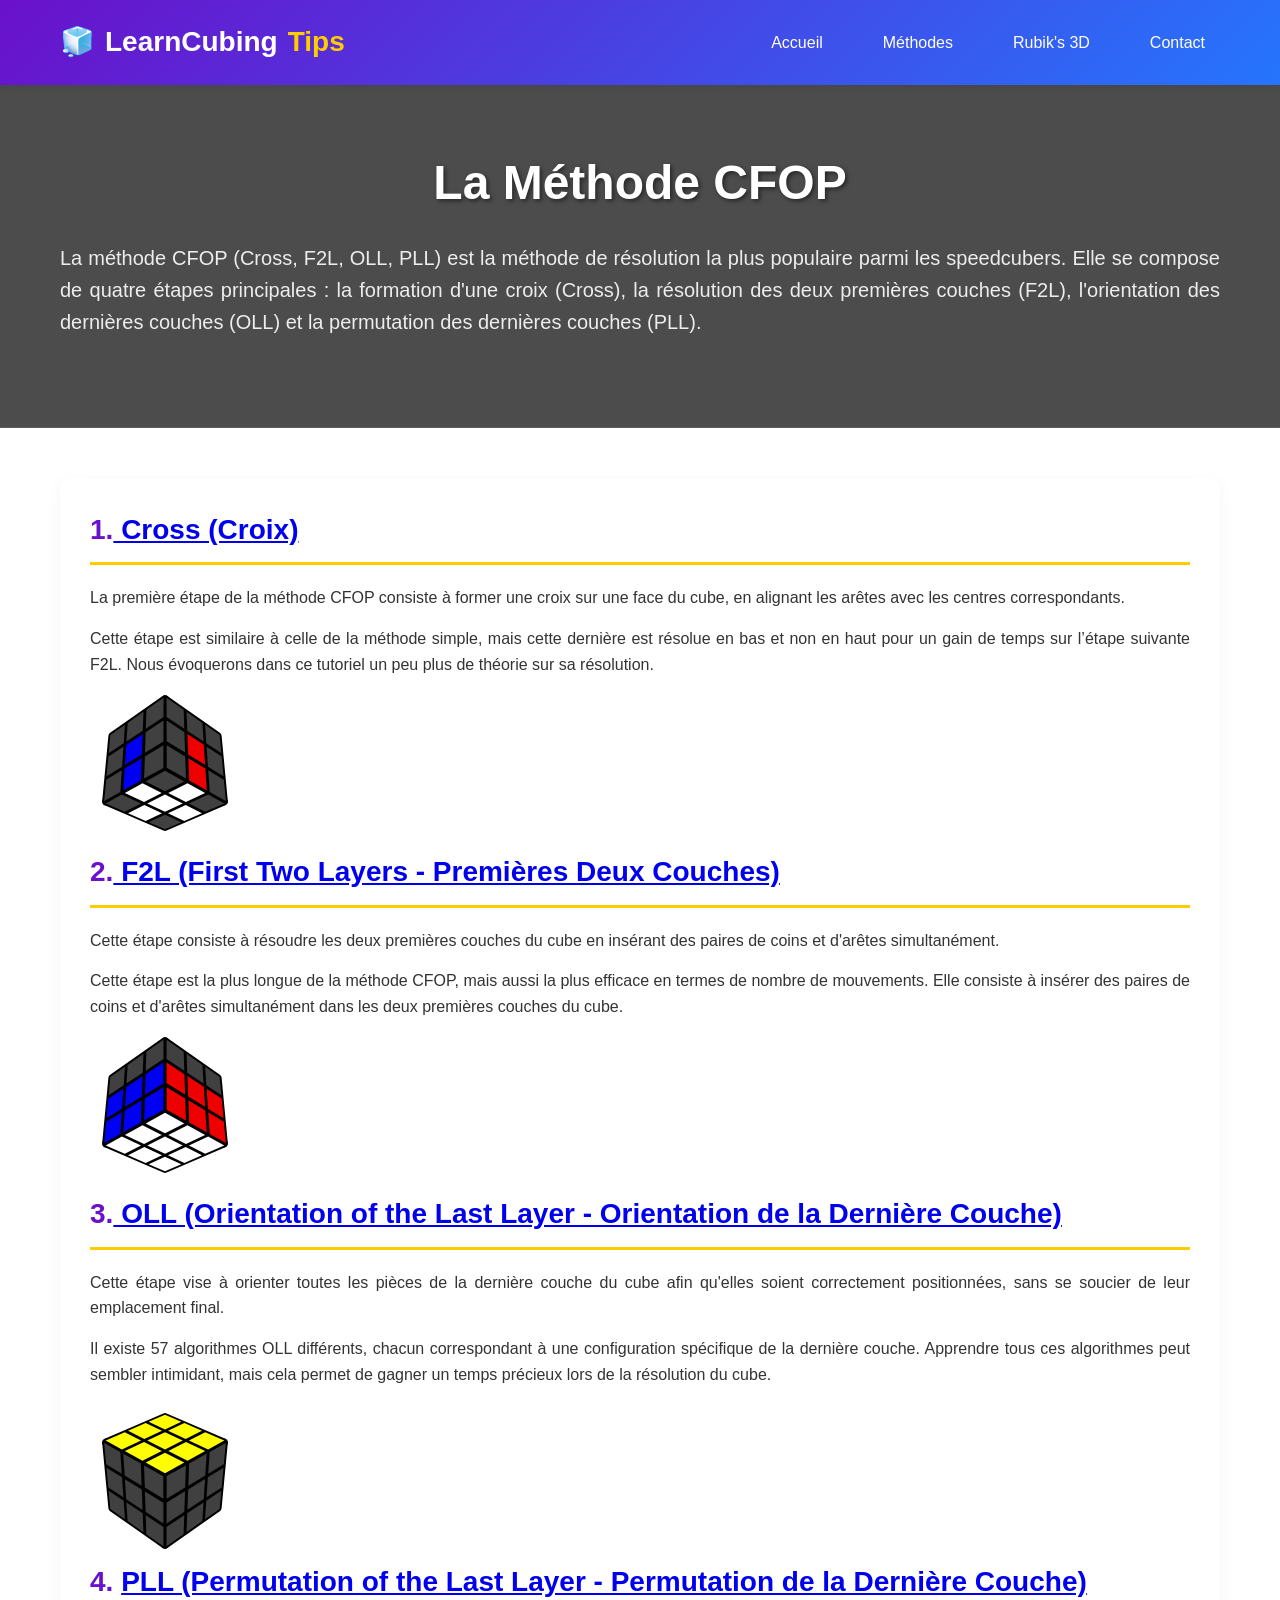
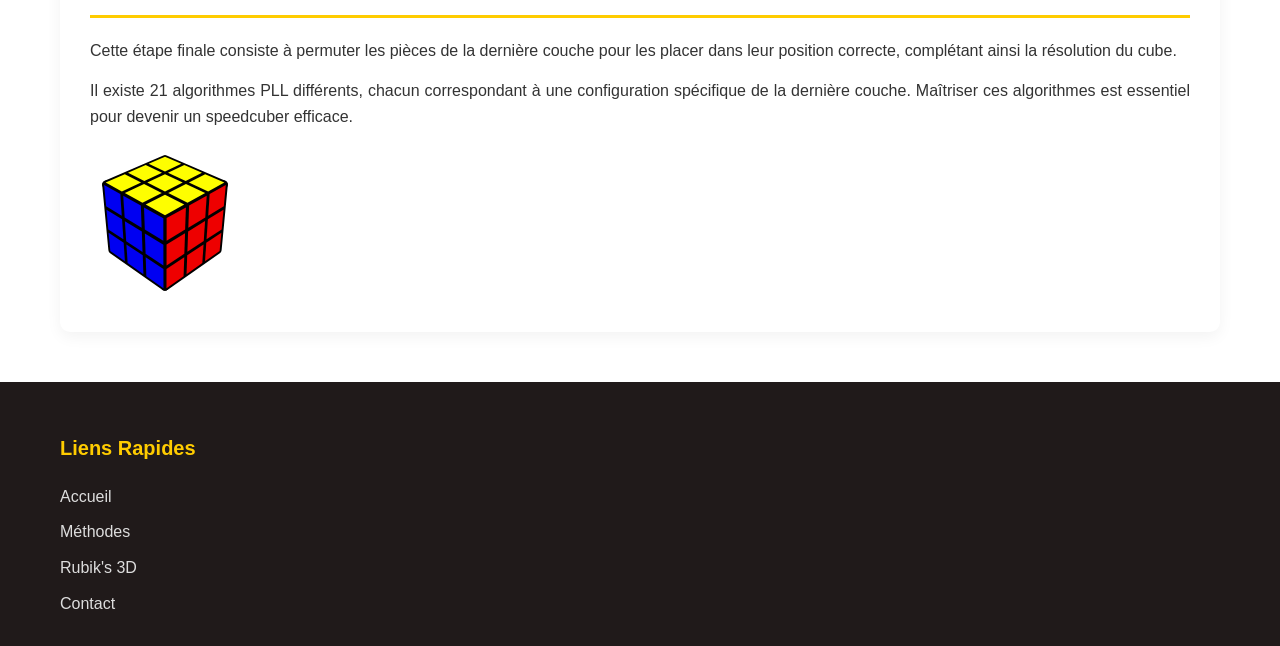
<file: methode CFOP.html>
<!DOCTYPE html>
<html lang="fr">
<head>
    <meta charset="UTF-8">
    <meta name="viewport" content="width=device-width, initial-scale=1.0">
    <title>Méthode CFOP - Learncubing</title>
    <style>
        /* Reset et styles de base */
        * {
            margin: 0;
            padding: 0;
            box-sizing: border-box;
        }

        body {
            font-family: 'Segoe UI', Tahoma, Geneva, Verdana, sans-serif;
            line-height: 1.6;
            color: #333;
            background-color: #ffffff;
        }

        .container {
            max-width: 1200px;
            margin: 0 auto;
            padding: 0 20px;
        }

        /* Header */
        header {
            background: linear-gradient(135deg, #6a11cb 0%, #2575fc 100%);
            color: white;
            padding: 20px 0;
            box-shadow: 0 2px 10px rgba(0,0,0,0.1);
        }

        .logo {
            font-size: 28px;
            font-weight: bold;
            display: flex;
            align-items: center;
            gap: 10px;
        }

        .logo span {
            color: #ffcc00;
        }

        .header-content {
            display: flex;
            justify-content: space-between;
            align-items: center;
        }

        /* Navigation */
        nav ul {
            display: flex;
            list-style: none;
            gap: 30px;
        }

        nav a {
            color: rgb(255, 255, 255);
            text-decoration: none;
            font-weight: 500;
            padding: 8px 15px;
            border-radius: 5px;
            transition: background-color 0.3s;
        }

        nav a:hover {
            background-color: rgba(255,255,255,0.1);
        }

        nav a.active {
            background-color: rgba(255,255,255,0.2);
        }

        .mobile-menu-btn {
            display: none;
            background: none;
            border: none;
            color: white;
            font-size: 24px;
            cursor: pointer;
        }

        /* Hero Section */
        .hero {
            background: linear-gradient(rgba(0,0,0,0.7), rgba(0,0,0,0.7)), url('https://images.unsplash.com/photo-1601299200211-6af095b1a0c8?ixlib=rb-1.2.1&auto=format&fit=crop&w=1200&q=80');
            background-size: cover;
            background-position: center;
            color: white;
            text-align: center;
            padding: 60px 20px;
            margin-bottom: 50px;
        }

        .hero h1 {
            font-size: 48px;
            margin-bottom: 20px;
            text-shadow: 2px 2px 4px rgba(0,0,0,0.5);
        }

        .hero p {
            font-size: 20px;
            max-width: 1175px;
            margin: 0 auto 30px;
            opacity: 0.9;
        }

        /* Table des matières */
        .toc {
            background: #f0f0f0;
            padding: 20px;
            border-radius: 10px;
            margin-bottom: 30px;
        }

        .toc h3 {
            color: #6a11cb;
            margin-bottom: 15px;
        }

        .toc ul {
            list-style: none;
            padding-left: 20px;
        }

        .toc li {
            margin-bottom: 8px;
        }

        .toc a {
            color: #2575fc;
            text-decoration: none;
            transition: color 0.3s;
        }

        .toc a:hover {
            color: #6a11cb;
            text-decoration: underline;
        }
        

        /* Main Content */
        .content-grid {
            display: grid;
            grid-template-columns: 2fr 1fr;
            gap: 40px;
            margin-bottom: 50px;
        }

        .main-content {
            background: white;
            padding: 30px;
            border-radius: 10px;
            box-shadow: 0 5px 15px rgba(0,0,0,0.05);
        }

        /* Sections */
        h2 {
            color: #6a11cb;
            border-bottom: 3px solid #ffcc00;
            padding-bottom: 10px;
            margin-bottom: 20px;
            font-size: 28px;
        }

        p {
            margin-bottom: 15px;
            text-align: justify;
        }
        /* Footer */
        footer {
            background: #201a1a;
            color: white;
            padding: 50px 0 20px;
            margin-top: 50px;
        }

        .footer-content {
            display: grid;
            grid-template-columns: repeat(3, 1fr);
            gap: 40px;
            margin-bottom: 30px;
        }

        .footer-section h3 {
            color: #ffcc00;
            margin-bottom: 20px;
            font-size: 20px;
        }

        .footer-links {
            list-style: none;
        }

        .footer-links li {
            margin-bottom: 10px;
        }

        .footer-links a {
            color: #ddd;
            text-decoration: none;
            transition: color 0.3s;
        }

        .footer-links a:hover {
            color: #ffcc00;
        }

        /* Responsive */
        @media (max-width: 768px) {
            .header-content {
                flex-direction: column;
                text-align: center;
                gap: 20px;
            }

            nav ul {
                flex-direction: column;
                gap: 10px;
            }

            .mobile-menu-btn {
                display: block;
            }

            .footer-content {
                grid-template-columns: 1fr;
                gap: 30px;
            }
        }
    </style>
</head>
<body>
    <!-- Header -->
    <header>
        <div class="container header-content">
            <div class="logo">
                <span>🧊</span>
                LearnCubing <span>Tips</span>
            </div>
            
            <button class="mobile-menu-btn" id="mobileMenuBtn">☰</button>
            
            <nav id="mainNav">
                <ul>
                    <li><a href="index.html">Accueil</a></li>
                    <li><a href="methode.html">Méthodes</a></li>
                    <li><a href="Rubik's.html">Rubik's 3D</a></li>
                    <li><a href="contact.html">Contact</a></li>
                </ul>
            </nav>
        </div>
    </header>

    <section class="hero">
        <div class="container">
            <h1>La Méthode CFOP</h1>
            <p>La méthode CFOP (Cross, F2L, OLL, PLL) est la méthode de résolution la plus populaire parmi les speedcubers. Elle se compose de quatre étapes principales : la formation d'une croix (Cross), la résolution des deux premières couches (F2L), l'orientation des dernières couches (OLL) et la permutation des dernières couches (PLL).</p>
        </div>
    </section>

    <!-- Main Content -->
    <div class="container">
        <div class="container-grid">
            <main class="main-content fade-in">               
                <h2><strong>1.</strong><a href="Cross.html"> Cross (Croix)</a></h2>
                <p>La première étape de la méthode CFOP consiste à former une croix sur une face du cube, en alignant les arêtes avec les centres correspondants.</p>
                <p>Cette étape est similaire à celle de la méthode simple, mais cette dernière est résolue en bas et non en haut pour un gain de temps sur l’étape suivante F2L. Nous évoquerons dans ce tutoriel un peu plus de théorie sur sa résolution.</p>
                <img src="assets\Cross.svg" width="150">
                               
                <h2><strong>2.</strong><a href="F2L.html"> F2L (First Two Layers - Premières Deux Couches)</a></h2>
                <p>Cette étape consiste à résoudre les deux premières couches du cube en insérant des paires de coins et d'arêtes simultanément.</p>
                <p>Cette étape est la plus longue de la méthode CFOP, mais aussi la plus efficace en termes de nombre de mouvements. Elle consiste à insérer des paires de coins et d'arêtes simultanément dans les deux premières couches du cube.</p>
                <img src="assets\F2L.svg" width="150">
                
                <h2><strong>3.</strong><a href="OLL.html"> OLL (Orientation of the Last Layer - Orientation de la Dernière Couche)</a></h2>
                <p>Cette étape vise à orienter toutes les pièces de la dernière couche du cube afin qu'elles soient correctement positionnées, sans se soucier de leur emplacement final.</p>
                <p>Il existe 57 algorithmes OLL différents, chacun correspondant à une configuration spécifique de la dernière couche. Apprendre tous ces algorithmes peut sembler intimidant, mais cela permet de gagner un temps précieux lors de la résolution du cube.</p>
                <img src="assets\OLL.svg" width="150">

                <h2><strong>4.</strong> <a href="PLL.html">PLL (Permutation of the Last Layer - Permutation de la Dernière Couche)</a></h2>
                <p>Cette étape finale consiste à permuter les pièces de la dernière couche pour les placer dans leur position correcte, complétant ainsi la résolution du cube.</p>
                <p>Il existe 21 algorithmes PLL différents, chacun correspondant à une configuration spécifique de la dernière couche. Maîtriser ces algorithmes est essentiel pour devenir un speedcuber efficace.</p>
                <img src="assets\PLL.svg" width="150">
            </main>
        </div>
    </div>

    <!-- Footer -->
    <footer>
        <div class="container">         
                <div class="footer-section">
                    <h3>Liens Rapides</h3>
                    <ul class="footer-links">
                        <li><a href="index.html">Accueil</a></li>
                        <li><a href="methode.html">Méthodes</a></li>
                        <li><a href="Rubik's.html">Rubik's 3D</a></li>
                        <li><a href="contact.html">Contact</a></li>
                    </ul>
                </div>
                </div>
            </div>
        </div>
    </footer>

    <script>
        // Menu mobile
        const mobileMenuBtn = document.getElementById('mobileMenuBtn');
        const mainNav = document.getElementById('mainNav');

        mobileMenuBtn.addEventListener('click', () => {
            mainNav.style.display = mainNav.style.display === 'block' ? 'none' : 'block';
        });

        // Fermer le menu mobile en cliquant sur un lien
        document.querySelectorAll('nav a').forEach(link => {
            link.addEventListener('click', () => {
                if (window.innerWidth <= 768) {
                    mainNav.style.display = 'none';
                }
            });
        });

        // Navigation active
        function updateActiveNav() {
            const sections = document.querySelectorAll('main section');
            const navLinks = document.querySelectorAll('nav a');
            
            let currentSection = '';
            const scrollPosition = window.scrollY + 100;
            
            sections.forEach(section => {
                if (section.offsetTop <= scrollPosition) {
                    currentSection = section.id;
                }
            });
            
            navLinks.forEach(link => {
                link.classList.remove('active');
                if (link.getAttribute('href') === `#${currentSection}`) {
                    link.classList.add('active');
                }
            });
        }
    </script>
</body>
</html>
</file>
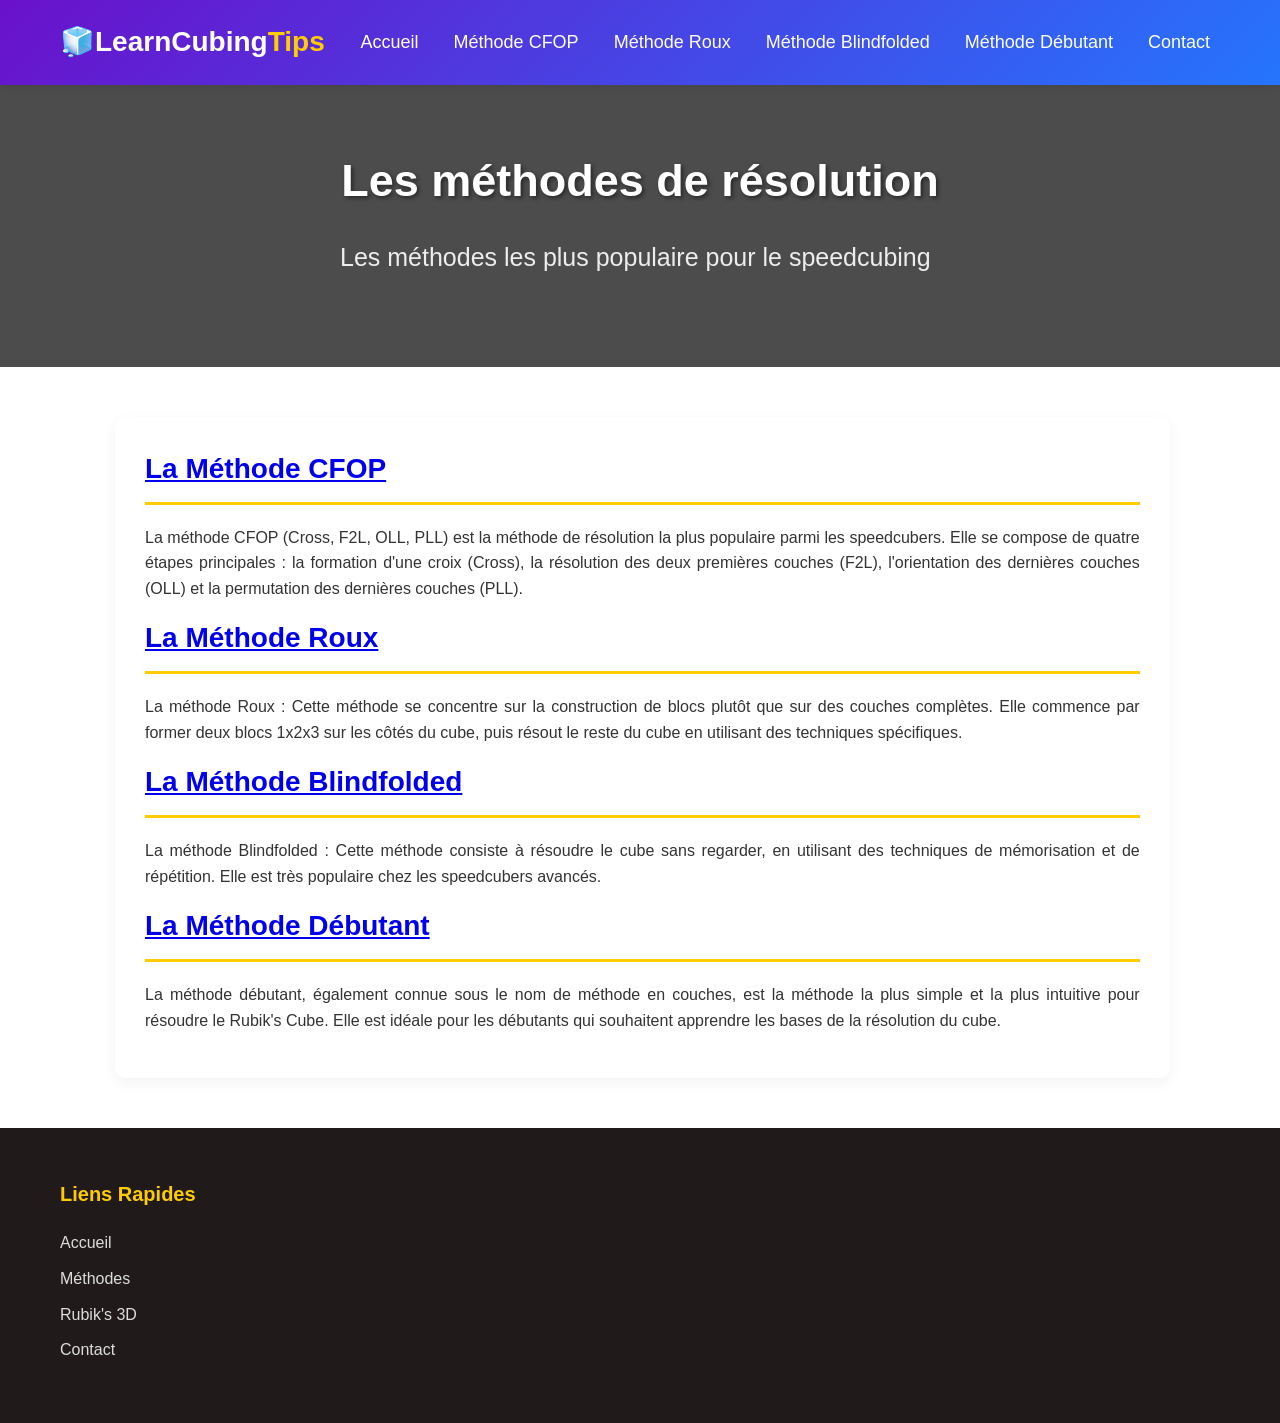
<file: methode.html>
<!DOCTYPE html>
<html lang="fr">
<head>
    <meta charset="UTF-8">
    <meta name="viewport" content="width=device-width, initial-scale=1.0">
    <title>Les méthodes - Learncubing</title>
    <style>
        /* Reset et styles de base */
        * {
            margin: 0;
            padding: 0;
            box-sizing: border-box;
        }
    
        body {
            font-family: 'Segoe UI', Tahoma, Geneva, Verdana, sans-serif;
            line-height: 1.6;
            color: #333;
            background-color: #ffffff;
        }

        .container {
            max-width: 1200px;
            margin: 0 auto;
            padding: 0 20px;
        }

        /* Header */
        header {
            background: linear-gradient(135deg, #6a11cb 0%, #2575fc 100%);
            color: white;
            padding: 20px 0;
            box-shadow: 0 2px 10px rgba(0,0,0,0.1);
        }

        .logo {
            font-size: 28px;
            font-weight: bold;
            display: flex;
            align-items: center;
        }

        .logo span {
            color: #ffcc00;
        }

        .header-content {
            display: flex;
            justify-content: space-between;
            align-items: center;
        }

        /* Navigation */
        nav ul {
            display: flex;
            list-style: none;
            gap: 15px;
        }

        nav a {
            color: rgb(255, 255, 255);
            font-size: 18px;
            text-decoration: none;
            font-weight: 500;
            padding: 8px 10px;
            border-radius: 5px;
            transition: background-color 0.3s;
        }

        nav a:hover {
            background-color: rgba(255,255,255,0.1);
        }

        nav a.active {
            background-color: rgba(255,255,255,0.2);
        }

        .mobile-menu-btn {
            display: none;
            background: none;
            border: none;
            color: white;
            font-size: 24px;
            cursor: pointer;
        }
        
        /* Hero Section */
        .hero {
            background: linear-gradient(rgba(0,0,0,0.7), rgba(0,0,0,0.7)), url('https://images.unsplash.com/photo-1601299200211-6af095b1a0c8?ixlib=rb-1.2.1&auto=format&fit=crop&w=1200&q=80');
            background-size: cover;
            background-position: center;
            color: white;
            text-align: center;
            padding: 60px 20px;
            margin-bottom: 50px;
        }

        .hero h1 {
            font-size: 45px;
            margin-bottom: 20px;
            text-shadow: 2px 2px 4px rgba(0,0,0,0.5);
        }

        .hero p {
            font-size: 25px;
            max-width: 600px;
            margin: 0 auto 30px;
            opacity: 0.9;
        }

        /* Main Content */
        .content-grid {
            display: grid;
            grid-template-columns: 15fr 1fr;
            gap: 40px;
            margin-bottom: 50px;
            margin-left: 115px;
        }

        .main-content {
            background: white;
            padding: 30px;
            border-radius: 10px;
            box-shadow: 0 5px 15px rgba(0,0,0,0.05);
        }

        /* Sections */
        section {
            margin-bottom: 40px;
        }

        h2 {
            border-bottom: 3px solid #ffcc00;
            padding-bottom: 10px;
            margin-bottom: 20px;
            font-size: 28px;
        }

        p {
            margin-bottom: 15px;
            text-align: justify;
        }

        /* Footer */
        footer {
            background: #201a1a;
            color: white;
            padding: 50px 0 20px;
            margin-top: 50px;
        }

        .footer-content {
            display: grid;
            grid-template-columns: repeat(3, 1fr);
            gap: 40px;
            margin-bottom: 30px;
        }

        .footer-section h3 {
            color: #ffcc00;
            margin-bottom: 20px;
            font-size: 20px;
        }

        .footer-links {
            list-style: none;
        }

        .footer-links li {
            margin-bottom: 10px;
        }

        .footer-links a {
            color: #ddd;
            text-decoration: none;
            transition: color 0.3s;
        }

        .footer-links a:hover {
            color: #ffcc00;
        }

        /* Responsive */
        @media (max-width: 768px) {
            .header-content {
                flex-direction: column;
                text-align: center;
                gap: 20px;
            }

            nav ul {
                flex-direction: column;
                gap: 10px;
            }

            .mobile-menu-btn {
                display: block;
            }

            .footer-content {
                grid-template-columns: 1fr;
                gap: 30px;
            }
    }
    </style>
</head>
<body>
    <!-- Header -->
    <header>
        <div class="container header-content">
            <div class="logo">
                <span>🧊</span>
                LearnCubing <span>Tips</span>
            </div>
            
            <button class="mobile-menu-btn" id="mobileMenuBtn">☰</button>
            
            <nav id="mainNav">
                <ul>
                    <li><a href="index.html">Accueil</a></li>
                    <li><a href="methode CFOP.html">Méthode CFOP</a></li>
                    <li><a href="#methode Roux.html">Méthode Roux</a></li>
                    <li><a href="methode Blindfolded.html">Méthode Blindfolded</a></li>
                    <li><a href="#methode débutant">Méthode Débutant</a></li>
                    <li><a href="contact.html">Contact</a></li>
                </ul>
            </nav>
        </div>
    </header>

    <section class="hero" >
        <div class="container">
        <h1>Les méthodes de résolution</h1>
        <p>Les méthodes les plus populaire pour le speedcubing</p>
        </div>    
    </section>

        <div class="content-grid">
            <!-- Main Content -->
            <main class="main-content fade-in">
                <h2><a href ="methode CFOP.html">La Méthode CFOP</a></h2>
                <p>La méthode CFOP (Cross, F2L, OLL, PLL) est la méthode de résolution la plus populaire parmi les speedcubers. Elle se compose de quatre étapes principales : la formation d'une croix (Cross), la résolution des deux premières couches (F2L), l'orientation des dernières couches (OLL) et la permutation des dernières couches (PLL).</p>

                <h2><a href ="#">La Méthode Roux</a></h2>
                <p>La méthode Roux : Cette méthode se concentre sur la construction de blocs plutôt que sur des couches complètes. Elle commence par former deux blocs 1x2x3 sur les côtés du cube, puis résout le reste du cube en utilisant des techniques spécifiques.</p>
                
                <h2><a href ="methode Blindfolded.html">La Méthode Blindfolded</a></h2>
                <p>La méthode Blindfolded : Cette méthode consiste à résoudre le cube sans regarder, en utilisant des techniques de mémorisation et de répétition. Elle est très populaire chez les speedcubers avancés.</p>
                
                <h2><a href ="#">La Méthode Débutant</a></h2>
                <p>La méthode débutant, également connue sous le nom de méthode en couches, est la méthode la plus simple et la plus intuitive pour résoudre le Rubik's Cube. Elle est idéale pour les débutants qui souhaitent apprendre les bases de la résolution du cube.</p>
            </main>
        </div>
    </div>

    <!-- Footer -->
    <footer>
        <div class="container">
            <div class="footer-content"> 
                <div class="footer-section">
                    <h3>Liens Rapides</h3>
                    <ul class="footer-links">
                        <li><a href="index.html">Accueil</a></li>
                        <li><a href="methode.html">Méthodes</a></li>
                        <li><a href="Rubik's.html">Rubik's 3D</a></li>
                        <li><a href="contact.html">Contact</a></li>
                    </ul>
                </div>
            </div>
        </div>
    </footer>

    <script>
        // Menu mobile
        const mobileMenuBtn = document.getElementById('mobileMenuBtn');
        const mainNav = document.getElementById('mainNav');

        mobileMenuBtn.addEventListener('click', () => {
            mainNav.style.display = mainNav.style.display === 'block' ? 'none' : 'block';
        });

        // Fermer le menu mobile en cliquant sur un lien
        document.querySelectorAll('nav a').forEach(link => {
            link.addEventListener('click', () => {
                if (window.innerWidth <= 768) {
                    mainNav.style.display = 'none';
                }
            });
        });

        // Navigation active
        function updateActiveNav() {
            const sections = document.querySelectorAll('main section');
            const navLinks = document.querySelectorAll('nav a');
            
            let currentSection = '';
            const scrollPosition = window.scrollY + 100;
            
            sections.forEach(section => {
                if (section.offsetTop <= scrollPosition) {
                    currentSection = section.id;
                }
            });
            
            navLinks.forEach(link => {
                link.classList.remove('active');
                if (link.getAttribute('href') === `#${currentSection}`) {
                    link.classList.add('active');
                }
            });
        }
    </script>
</body>
</html>
</file>
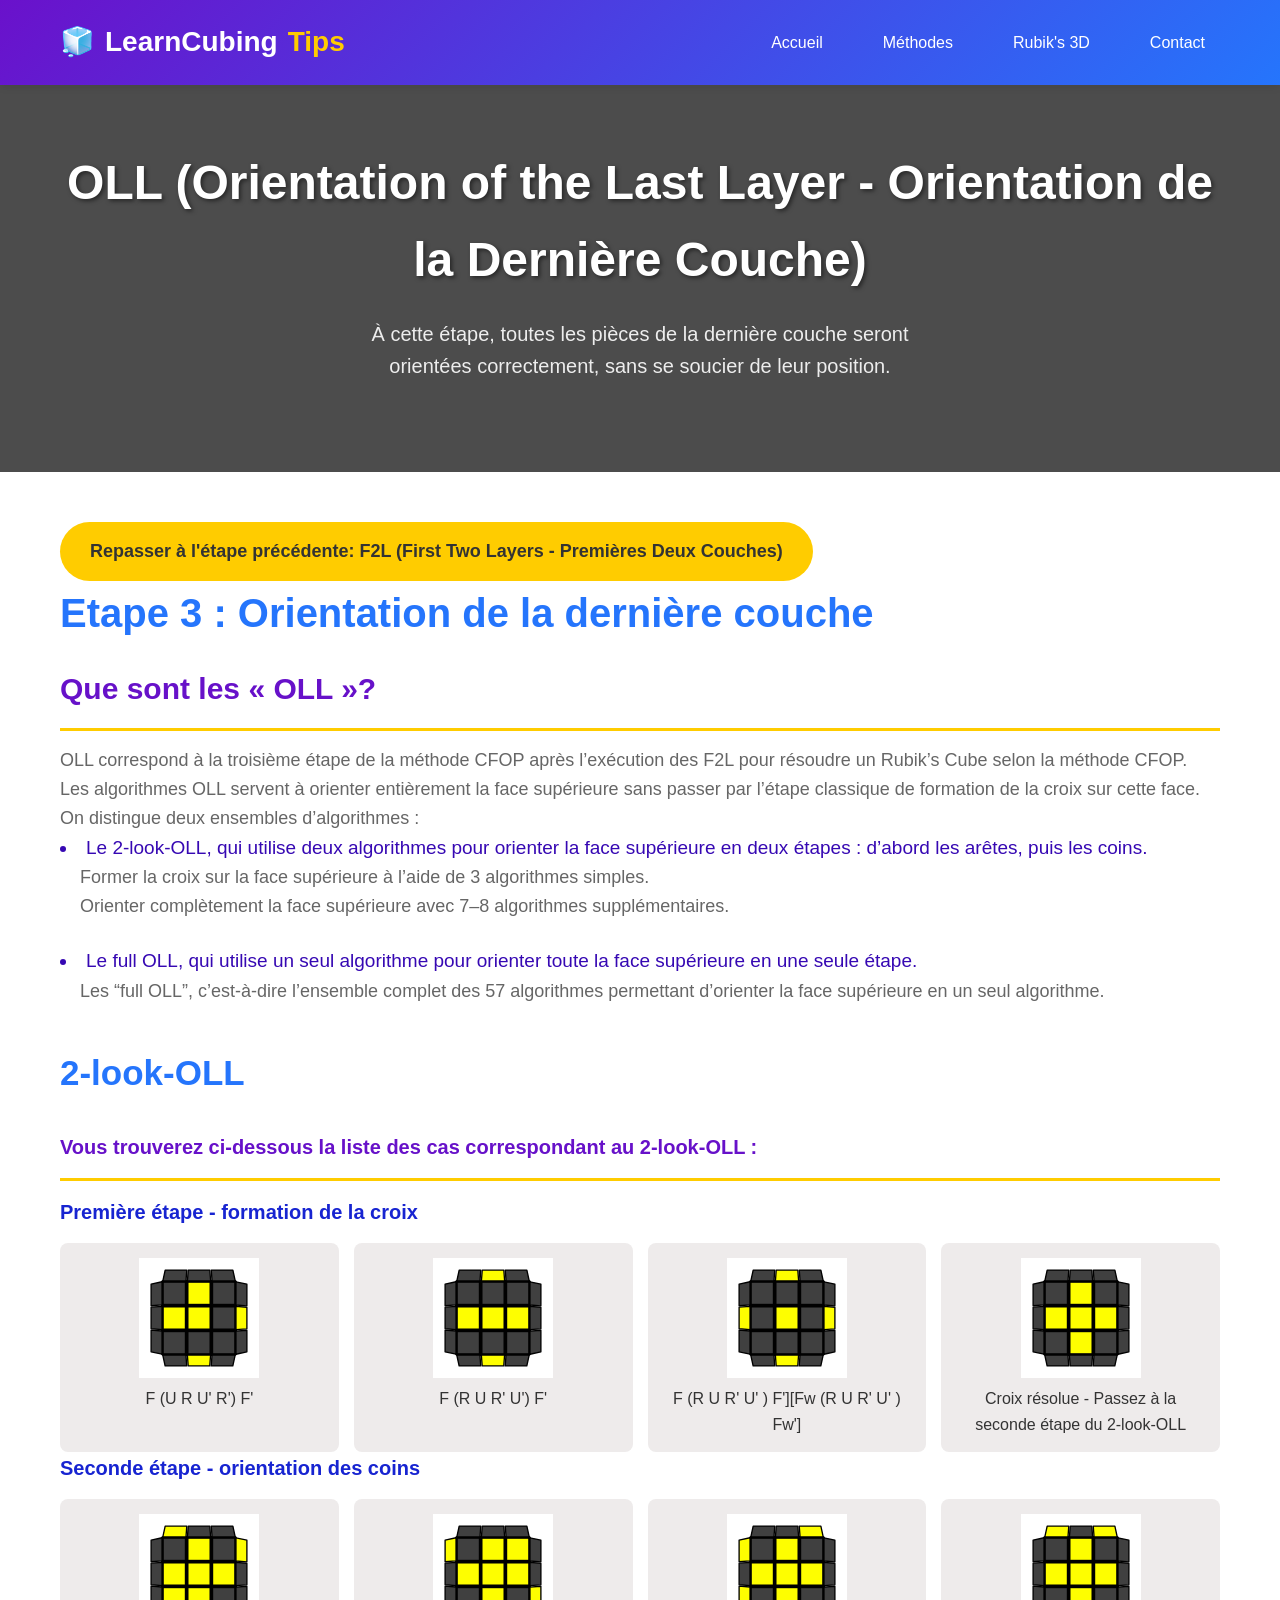
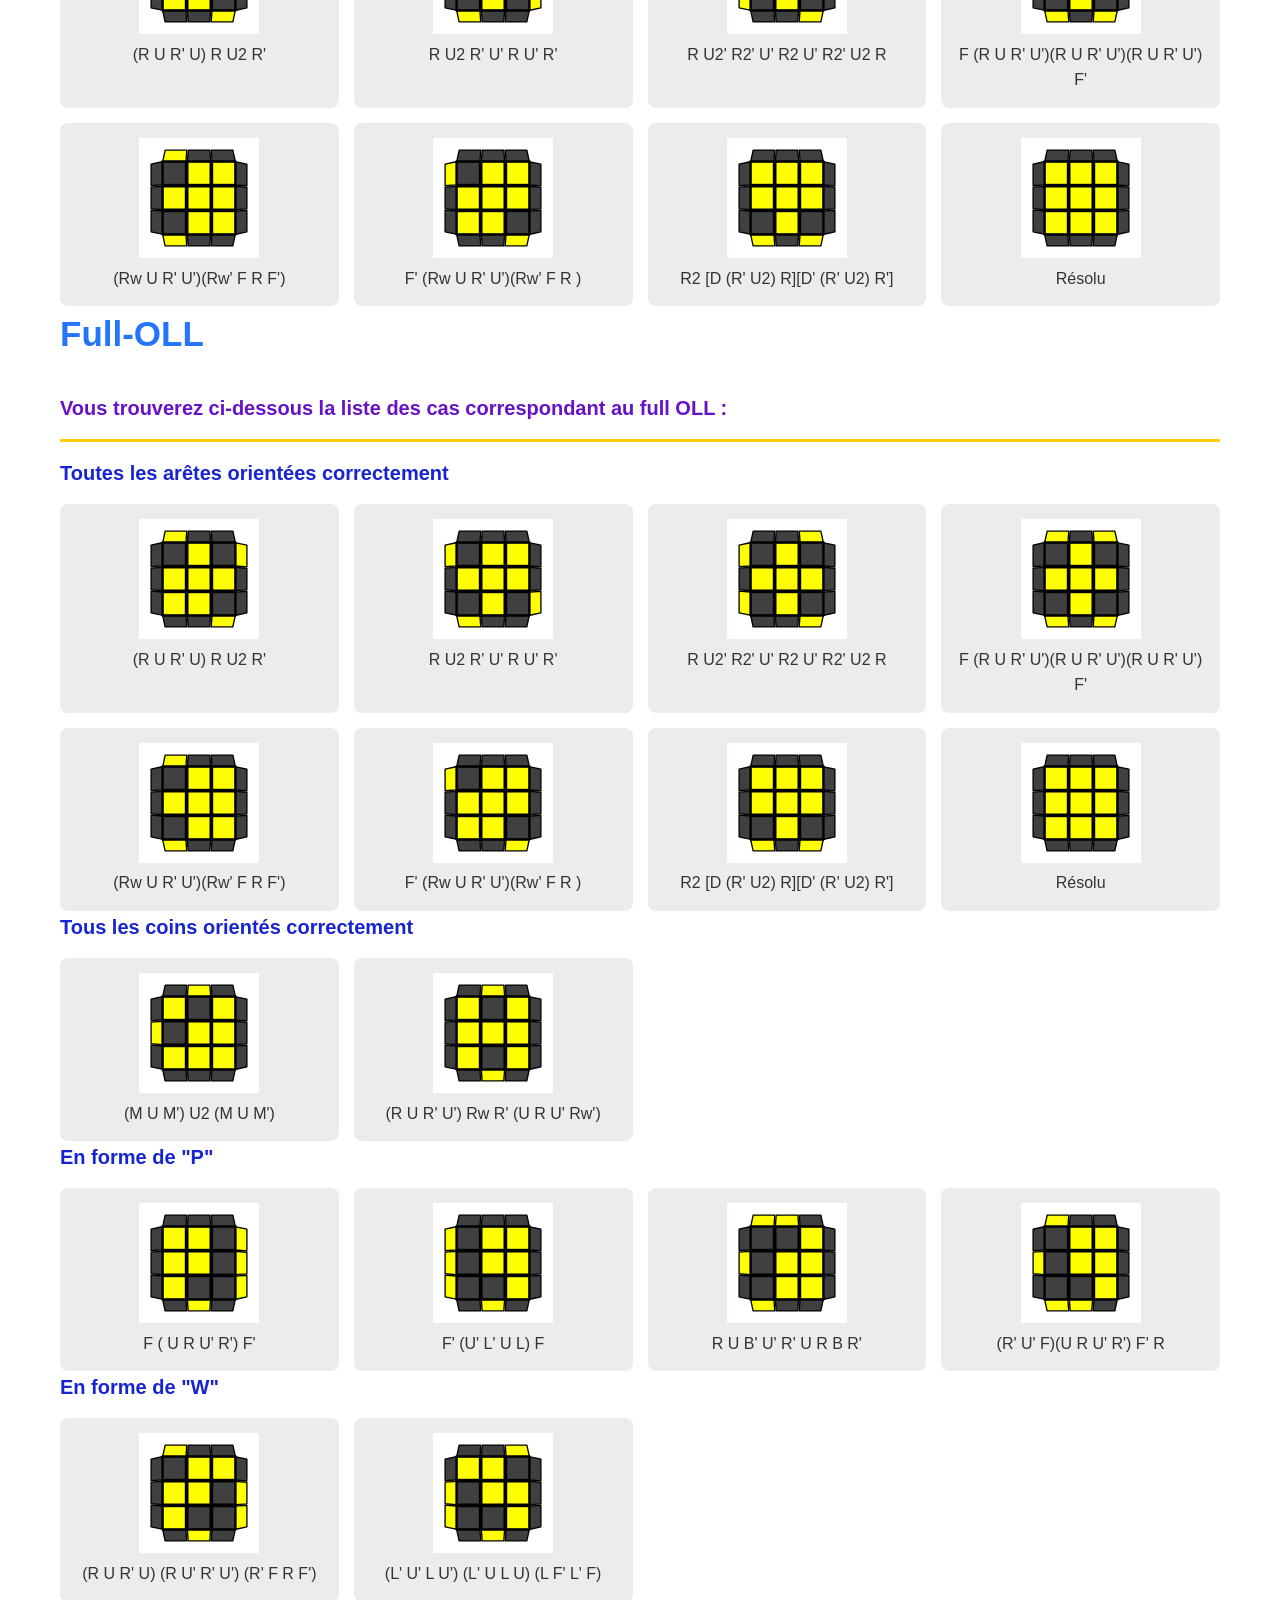
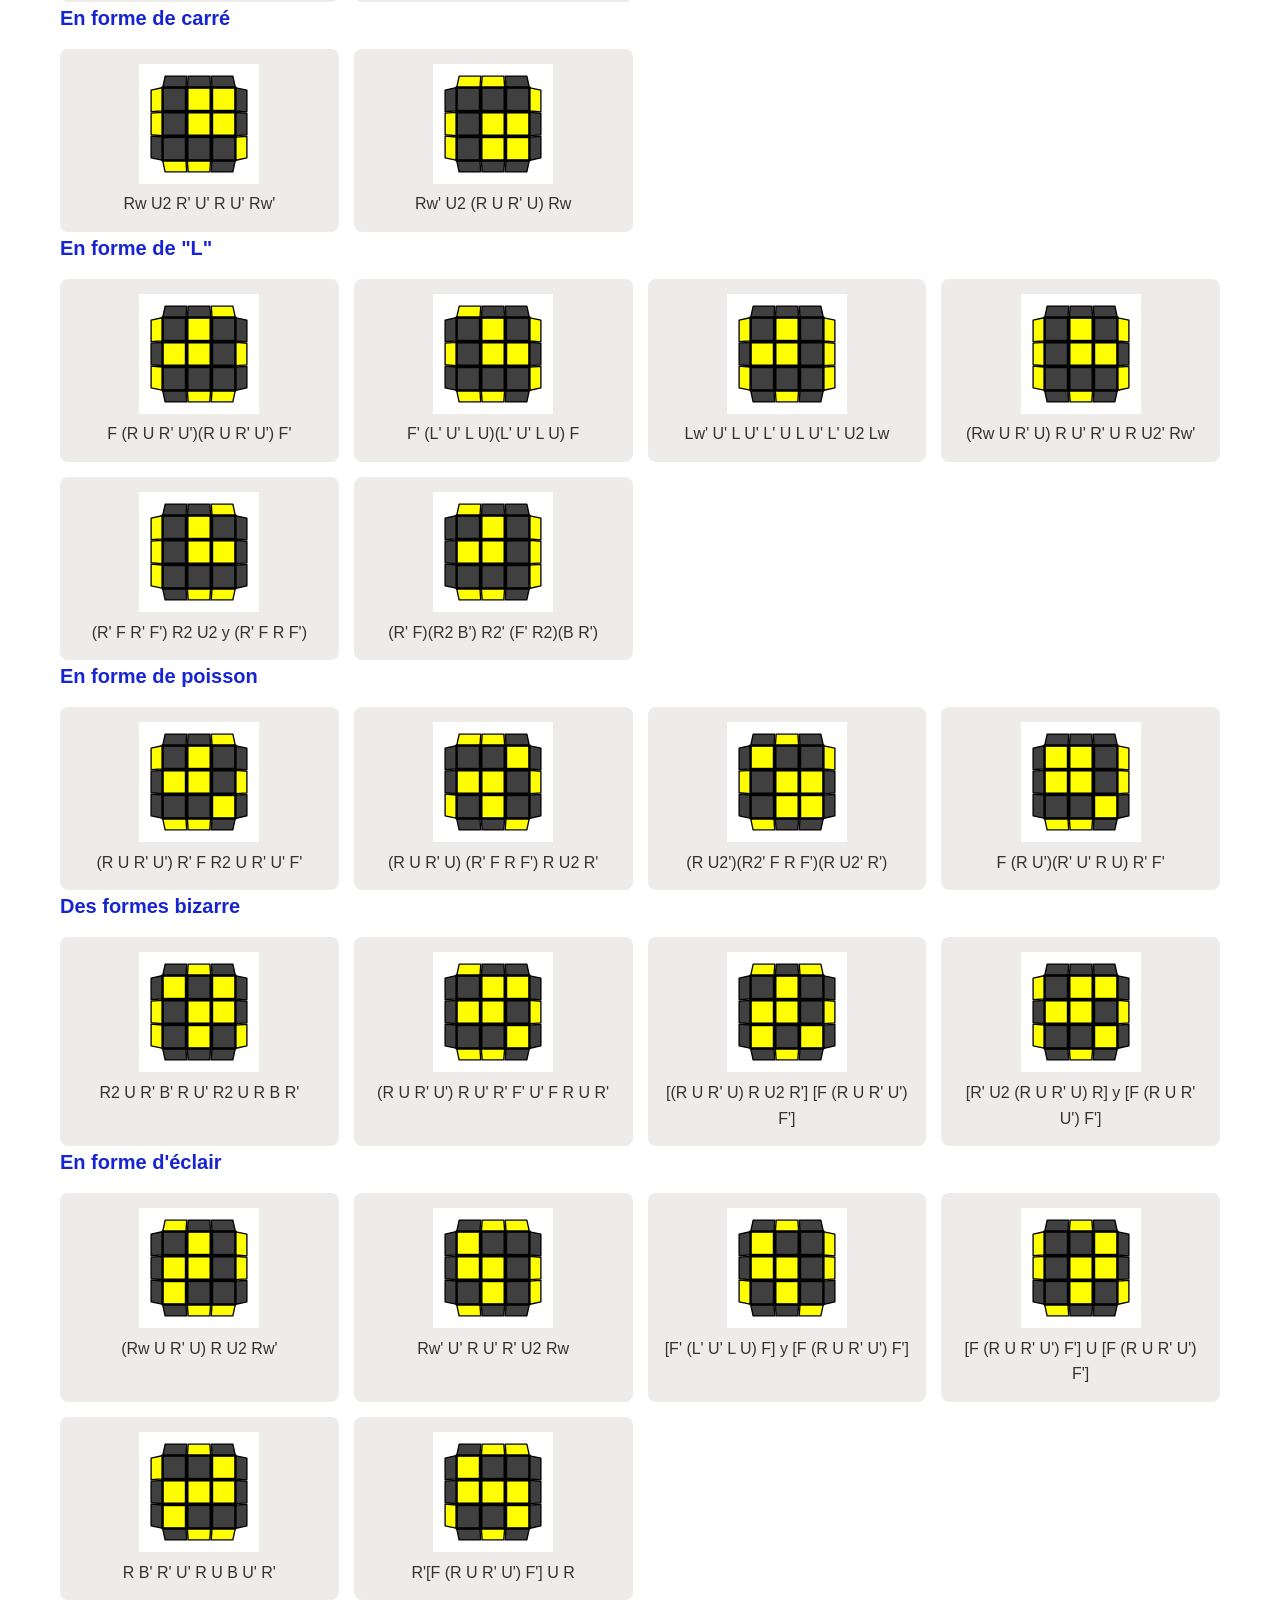
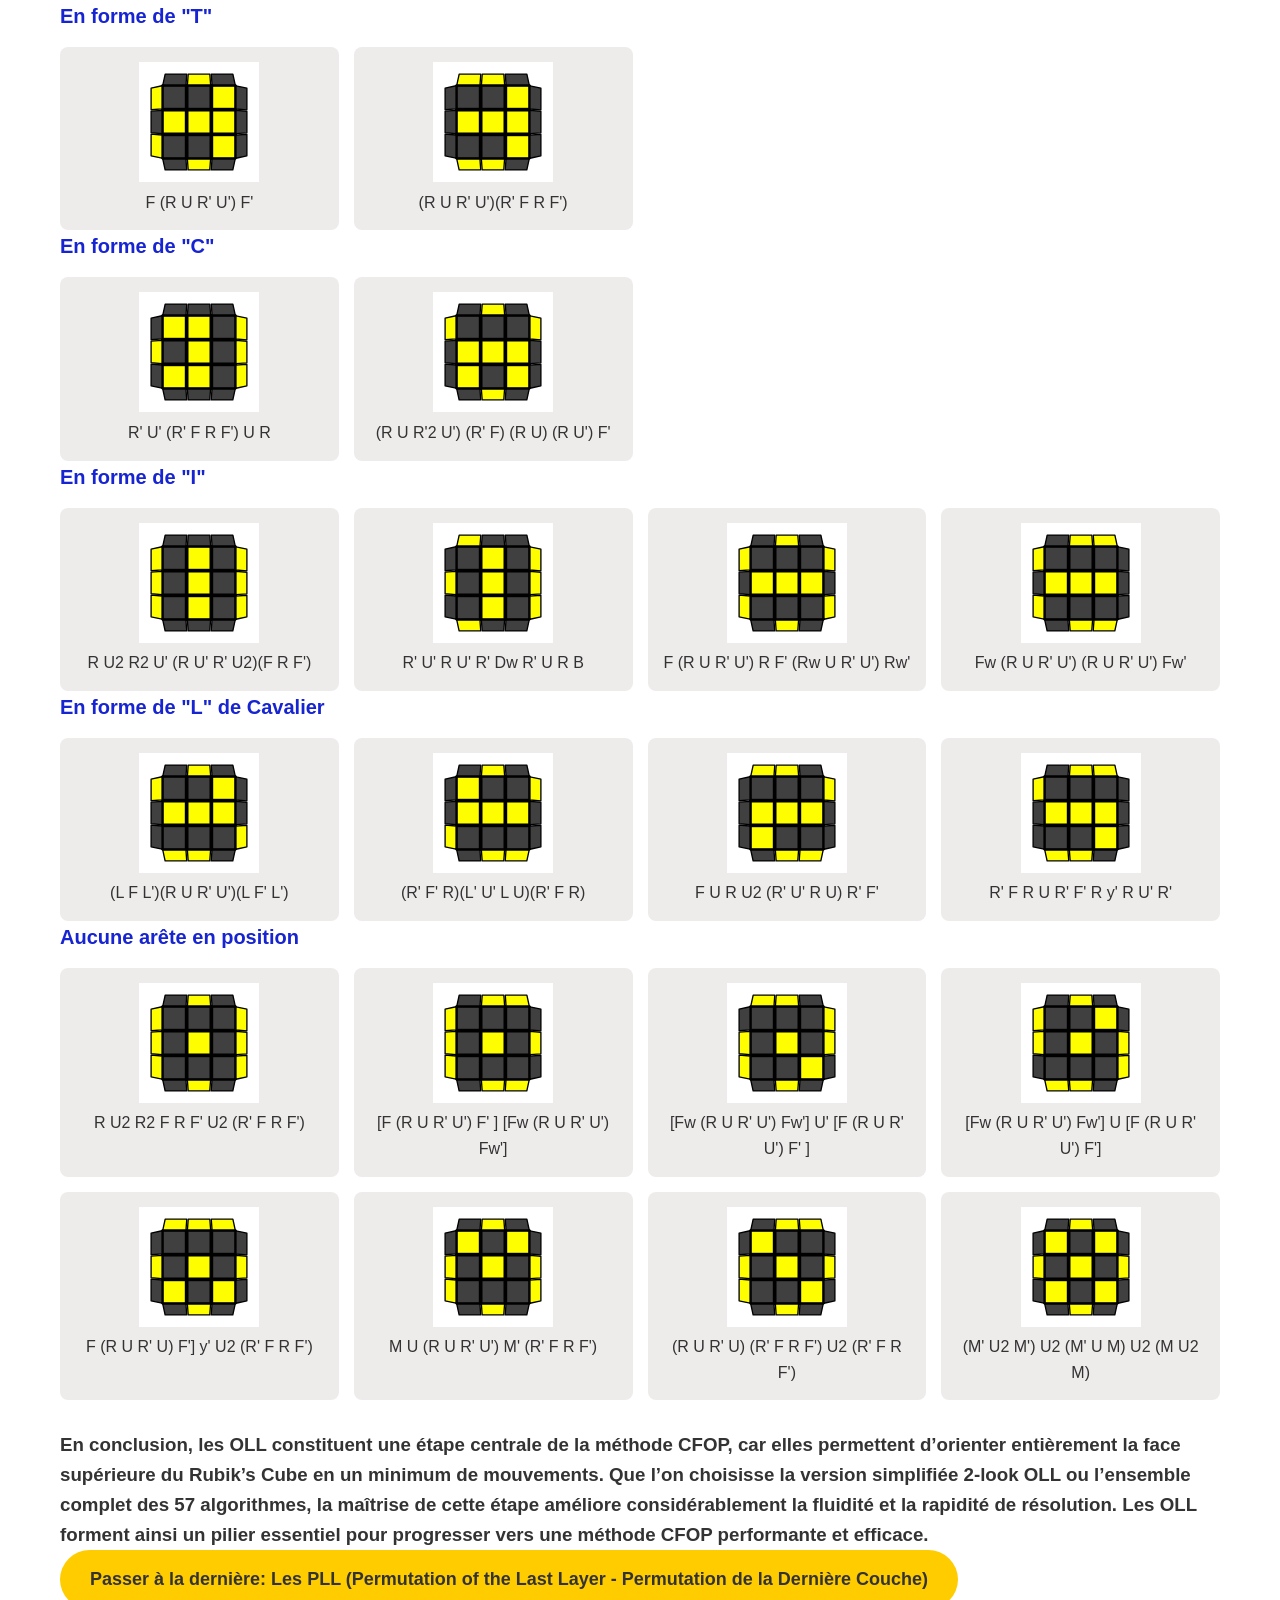
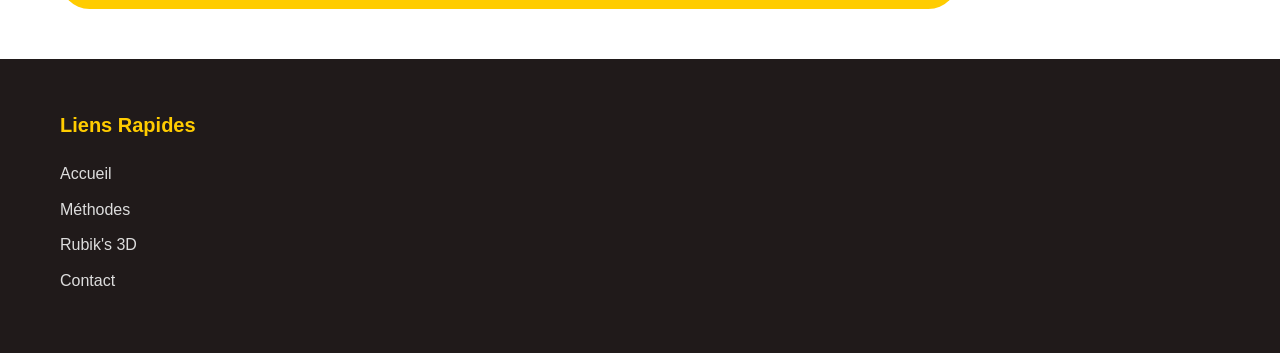
<file: OLL.html>
<!DOCTYPE html>
<html lang="fr">
<head>
    <meta charset="UTF-8">
    <meta name="viewport" content="width=device-width, initial-scale=1.0">
    <title>OLL (Orientation of the Last Layer - Orientation de la Dernière Couche) - Learncubing</title>
    <style>
        /* Reset et styles de base */
        * {
            margin: 0;
            padding: 0;
            box-sizing: border-box;
        }

        body {
            font-family: 'Segoe UI', Tahoma, Geneva, Verdana, sans-serif;
            line-height: 1.6;
            color: #333;
            background-color: #ffffff;
        }

        .container {
            max-width: 1200px;
            margin: 0 auto;
            padding: 0 20px;
        }

        /* Header */
        header {
            background: linear-gradient(135deg, #6a11cb 0%, #2575fc 100%);
            color: white;
            padding: 20px 0;
            box-shadow: 0 2px 10px rgba(0,0,0,0.1);
        }

        .logo {
            font-size: 28px;
            font-weight: bold;
            display: flex;
            align-items: center;
            gap: 10px;
        }

        .logo span {
            color: #ffcc00;
        }

        .header-content {
            display: flex;
            justify-content: space-between;
            align-items: center;
        }

        /* Hero Section */
        .hero {
            background: linear-gradient(rgba(0,0,0,0.7), rgba(0,0,0,0.7)), url('https://images.unsplash.com/photo-1601299200211-6af095b1a0c8?ixlib=rb-1.2.1&auto=format&fit=crop&w=1200&q=80');
            background-size: cover;
            background-position: center;
            color: white;
            text-align: center;
            padding: 60px 20px;
            margin-bottom: 50px;
        }

        .hero h1 {
            font-size: 48px;
            margin-bottom: 20px;
            text-shadow: 2px 2px 4px rgba(0,0,0,0.5);
        }

        .hero p {
            font-size: 20px;
            max-width: 600px;
            margin: 0 auto 30px;
            opacity: 0.9;
        }

        /* Navigation */
        nav ul {
            display: flex;
            list-style: none;
            gap: 30px;
        }

        nav a {
            color: rgb(255, 255, 255);
            text-decoration: none;
            font-weight: 500;
            padding: 8px 15px;
            border-radius: 5px;
            transition: background-color 0.3s;
        }

        nav a:hover {
            background-color: rgba(255,255,255,0.1);
        }

        nav a.active {
            background-color: rgba(255,255,255,0.2);
        }

        .mobile-menu-btn {
            display: none;
            background: none;
            border: none;
            color: white;
            font-size: 24px;
            cursor: pointer;
        }

        /* Contenu principal */
        .recap {
            margin-bottom: 40px;
        }
        
        .recap h2 {
            color: #2575fc;
            margin-bottom: 20px;
            font-size: 40px;
        }

        .recap h3 {
            color: #6711c9;
            margin-bottom: 15px;
            font-size: 30px;
            border-bottom: 3px solid #ffcc00;
            padding-bottom: 15px;
        }

        .recap p1 {
            color: #666;
            max-width: 1300px;
            font-size: 18px;
        }
        .recap p {
            color: #666;
            max-width: 1300px;
            margin-left: 20px;
            font-size: 18px;
        }

        .recap li {
            color: #3608b3;
            font-size: 19px;
        }
 
        .widget {
            margin-bottom: 30px;
        }

        .widget h3 {
            color: #2575fc;
            margin-bottom: 15px;
            font-size: 35px;
            padding-bottom: 15px;
        }
        .widget h4 {
            color: #6711c9;
            margin-bottom: 15px;
            font-size: 20px;
            border-bottom: 3px solid #ffcc00;
            padding-bottom: 15px;
        }
        .widget h5 {
            color: #1724d1;
            font-size: 20px;
            padding-bottom: 15px;
        }

        .quick-links {
            list-style: none;
        }

        .quick-links li {
            margin-bottom: 10px;
        }

        .quick-links a {
            color: #6a11cb;
            text-decoration: none;
            padding: 8px 15px;
            display: block;
            border-radius: 5px;
            transition: background-color 0.3s;
        }

        .quick-links a:hover {
            background-color: #f0f0f0;
        }

        .cube-types {
            display: grid;
            grid-template-columns: repeat(4, 1fr);
            gap: 15px;
        }

        .cube-type {
            background: #eeebeb;
            padding: 15px;
            border-radius: 8px;
            text-align: center;
            transition: transform 0.3s;
        }

        .cube-type:hover {
            transform: translateY(-5px);
        }

        .cube-type .icon {
            font-size: 24px;
            margin-bottom: 10px;
        }

        .cta-button {
            display: inline-block;
            background: #ffcc00;
            color: #333;
            padding: 15px 30px;
            border-radius: 30px;
            text-decoration: none;
            font-weight: bold;
            font-size: 18px;
            transition: transform 0.3s, box-shadow 0.3s;
        }

        .cta-button:hover {
            transform: translateY(-3px);
            box-shadow: 0 5px 15px rgba(0,0,0,0.2);
        }

        /* Footer */
        footer {
            background: #201a1a;
            color: white;
            padding: 50px 0 20px;
            margin-top: 50px;
        }

        .footer-content {
            display: grid;
            grid-template-columns: repeat(3, 1fr);
            gap: 40px;
            margin-bottom: 30px;
        }

        .footer-section h3 {
            color: #ffcc00;
            margin-bottom: 20px;
            font-size: 20px;
        }

        .footer-links {
            list-style: none;
        }

        .footer-links li {
            margin-bottom: 10px;
        }

        .footer-links a {
            color: #ddd;
            text-decoration: none;
            transition: color 0.3s;
        }

        .footer-links a:hover {
            color: #ffcc00;
        }

        /* Responsive */
        @media (max-width: 768px) {
            .header-content {
                flex-direction: column;
                text-align: center;
                gap: 20px;
            }

            nav ul {
                flex-direction: column;
                gap: 10px;
            }

            .mobile-menu-btn {
                display: block;
            }

            .footer-content {
                grid-template-columns: 1fr;
                gap: 30px;
            }
        }
    </style>
</head>
<body>
    <!-- Header -->
    <header>
        <div class="container header-content">
            <div class="logo">
                <span>🧊</span>
                LearnCubing <span>Tips</span>
            </div>
            
            <button class="mobile-menu-btn" id="mobileMenuBtn">☰</button>
            
            <nav id="mainNav">
                <ul>
                    <li><a href="index.html">Accueil</a></li>
                    <li><a href="methode.html">Méthodes</a></li>
                    <li><a href="Rubik's.html">Rubik's 3D</a></li>
                    <li><a href="#contact">Contact</a></li>
                </ul>
            </nav>
        </div>
    </header>
    
    <!-- Hero Section -->
    <section class="hero">
        <div class="container">
            <h1>OLL (Orientation of the Last Layer - Orientation de la Dernière Couche)</h1>
            <p>À cette étape, toutes les pièces de la dernière couche seront orientées correctement, sans se soucier de leur position.</p>
        </div>
    </section>

    <!-- Contenu principal -->
    <div class="container">
        <a href="F2L.html" class="cta-button">Repasser à l'étape précédente: F2L (First Two Layers - Premières Deux Couches)</a>
        <div class="recap">
            <h2>Etape 3 : Orientation de la dernière couche</h2>
            <h3>Que sont les « OLL »?</h3>
            <p1>OLL correspond à la troisième étape de la méthode  CFOP après l’exécution des F2L pour résoudre un Rubik’s Cube selon la méthode CFOP.</p1>
            <p1>Les algorithmes OLL servent à orienter entièrement la face supérieure sans passer par l’étape classique de formation de la croix sur cette face. On distingue deux ensembles d’algorithmes :</p1><br>
            <li>Le 2-look-OLL, qui utilise deux algorithmes pour orienter la face supérieure en deux étapes : d’abord les arêtes, puis les coins.</li>
            <p>Former la croix sur la face supérieure à l’aide de 3 algorithmes simples.</p>
            <p>Orienter complètement la face supérieure avec 7–8 algorithmes supplémentaires.</p><br>
            <li>Le full OLL, qui utilise un seul algorithme pour orienter toute la face supérieure en une seule étape.</li>
            <p>Les “full OLL”, c’est-à-dire l’ensemble complet des 57 algorithmes permettant d’orienter la face supérieure en un seul algorithme.</p>
        </div>
        
        <div class="widget">
            <h3>2-look-OLL</h3>
            <h4>Vous trouverez ci-dessous la liste des cas correspondant au 2-look-OLL :</h4>
            <h5> Première étape - formation de la croix</h5>
            <div class="cube-types">
                <div class="cube-type">
                    <img src="assets\Look_oll_1.svg" width="120">
                    <div>F (U R U' R') F'</div>
                </div>
                <div class="cube-type">
                    <img src="assets\Look_oll_2.svg" width="120">
                    <div>F (R U R' U') F'</div>
                </div>
                <div class="cube-type">
                    <img src="assets\Look_oll_3.svg" width="120">
                    <div>F (R U R' U' ) F'][Fw (R U R' U' ) Fw']</div>
                </div>
                <div class="cube-type">
                    <img src="assets\Look_oll_4.svg" width="120">
                    <div>Croix résolue - Passez à la seconde étape du 2-look-OLL</div>
                </div>
            </div>
            <h5> Seconde étape - orientation des coins</h5>
            <div class="cube-types">
                <div class="cube-type">
                    <img src="assets\Look_oll_5.svg" width="120">
                    <div>(R U R' U) R U2 R'</div>
                </div>
                <div class="cube-type">
                    <img src="assets\Look_oll_6.svg" width="120">
                    <div>R U2 R' U' R U' R'</div>
                </div>
                <div class="cube-type">
                    <img src="assets\Look_oll_7.svg" width="120">
                    <div>R U2' R2' U' R2 U' R2' U2 R</div>
                </div>
                <div class="cube-type">
                    <img src="assets\Look_oll_8.svg" width="120">
                    <div>F (R U R' U')(R U R' U')(R U R' U') F'</div>
                </div>
                <div class="cube-type">
                    <img src="assets\Look_oll_9.svg" width="120">
                    <div>(Rw U R' U')(Rw' F R F')</div>
                </div>
                <div class="cube-type">
                    <img src="assets\Look_oll_10.svg" width="120">
                    <div>F' (Rw U R' U')(Rw' F R )</div>
                </div>
                <div class="cube-type">
                    <img src="assets\Look_oll_11.svg" width="120">
                    <div>R2 [D (R' U2) R][D' (R' U2) R']</div>
                </div>
                <div class="cube-type">
                    <img src="assets\Look_oll_12.svg" width="120">
                    <div>Résolu</div>
                </div>
            </div>
            <h3>Full-OLL</h3>
            <h4>Vous trouverez ci-dessous la liste des cas correspondant au full OLL :</h4>
            <h5>Toutes les arêtes orientées correctement</h5>
            <div class="cube-types">
                <div class="cube-type">
                    <img src="assets\Look_oll_5.svg" width="120">
                    <div>(R U R' U) R U2 R'</div>
                </div>
                <div class="cube-type">
                    <img src="assets\Look_oll_6.svg" width="120">
                    <div>R U2 R' U' R U' R'</div>
                </div>
                <div class="cube-type">
                    <img src="assets\Look_oll_7.svg" width="120">
                    <div>R U2' R2' U' R2 U' R2' U2 R</div>
                </div>
                <div class="cube-type">
                    <img src="assets\Look_oll_8.svg" width="120">
                    <div>F (R U R' U')(R U R' U')(R U R' U') F'</div>
                </div>
                <div class="cube-type">
                    <img src="assets\Look_oll_9.svg" width="120">
                    <div>(Rw U R' U')(Rw' F R F')</div>
                </div>
                <div class="cube-type">
                    <img src="assets\Look_oll_10.svg" width="120">
                    <div>F' (Rw U R' U')(Rw' F R )</div>
                </div>
                <div class="cube-type">
                    <img src="assets\Look_oll_11.svg" width="120">
                    <div>R2 [D (R' U2) R][D' (R' U2) R']</div>
                </div>
                <div class="cube-type">
                    <img src="assets\Look_oll_12.svg" width="120">
                    <div>Résolu</div>
                </div>
            </div>
            <h5>Tous les coins orientés correctement</h5>
            <div class="cube-types">
                <div class="cube-type">
                    <img src="assets\Full_oll_1.svg" width="120">
                    <div>(M U M') U2 (M U M')</div>
                </div>
                <div class="cube-type">
                    <img src="assets\Full_oll_2.svg" width="120">
                    <div>(R U R' U') Rw R' (U R U' Rw')</div>
                </div>
            </div>
            <h5>En forme de "P"</h5>
            <div class="cube-types">
                <div class="cube-type">
                    <img src="assets\Full_oll_3.svg" width="120">
                    <div>F ( U R U' R') F'</div>
                </div>
                <div class="cube-type">
                    <img src="assets\Full_oll_4.svg" width="120">
                    <div>F' (U' L' U L) F</div>
                </div>
                <div class="cube-type">
                    <img src="assets\Full_oll_5.svg" width="120">
                    <div>R U B' U' R' U R B R'</div>
                </div>
                <div class="cube-type">
                    <img src="assets\Full_oll_6.svg" width="120">
                    <div>(R' U' F)(U R U' R') F' R</div>
                </div>
            </div>
            <h5>En forme de "W"</h5>
            <div class="cube-types">
                <div class="cube-type">
                    <img src="assets\Full_oll_7.svg" width="120">
                    <div>(R U R' U) (R U' R' U') (R' F R F')</div>
                </div>
                <div class="cube-type">
                    <img src="assets\Full_oll_8.svg" width="120">
                    <div>(L' U' L U') (L' U L U) (L F' L' F)</div>
                </div>
            </div>
            <h5>En forme de carré</h5>
            <div class="cube-types">
                <div class="cube-type">
                    <img src="assets\Full_oll_9.svg" width="120">
                    <div>Rw U2 R' U' R U' Rw'</div>
                </div>
                <div class="cube-type">
                    <img src="assets\Full_oll_10.svg" width="120">
                    <div>Rw' U2 (R U R' U) Rw</div>
                </div>
            </div>
            <h5>En forme de "L"</h5>
            <div class="cube-types">
                <div class="cube-type">
                    <img src="assets\Full_oll_11.svg" width="120">
                    <div>F (R U R' U')(R U R' U') F'</div>
                </div>
                <div class="cube-type">
                    <img src="assets\Full_oll_12.svg" width="120">
                    <div>F' (L' U' L U)(L' U' L U) F</div>
                </div>
                <div class="cube-type">
                    <img src="assets\Full_oll_13.svg" width="120">
                    <div>Lw' U' L U' L' U L U' L' U2 Lw</div>
                </div>
                <div class="cube-type">
                    <img src="assets\Full_oll_14.svg" width="120">
                    <div>(Rw U R' U) R U' R' U R U2' Rw'</div>
                </div>
                <div class="cube-type">
                    <img src="assets\Full_oll_15.svg" width="120">
                    <div>(R' F R' F') R2 U2 y (R' F R F')</div>
                </div>
                <div class="cube-type">
                    <img src="assets\Full_oll_16.svg" width="120">
                    <div>(R' F)(R2 B') R2' (F' R2)(B R')</div>
                </div>
            </div>
            <h5>En forme de poisson</h5>
            <div class="cube-types">
                <div class="cube-type">
                    <img src="assets\Full_oll_17.svg" width="120">
                    <div>(R U R' U') R' F R2 U R' U' F'</div>
                </div>
                <div class="cube-type">
                    <img src="assets\Full_oll_18.svg" width="120">
                    <div>(R U R' U) (R' F R F') R U2 R'</div>
                </div>
                <div class="cube-type">
                    <img src="assets\Full_oll_19.svg" width="120">
                    <div>(R U2')(R2' F R F')(R U2' R')</div>
                </div>
                <div class="cube-type">
                    <img src="assets\Full_oll_20.svg" width="120">
                    <div>F (R U')(R' U' R U) R' F'</div>
                </div>
            </div>
            <h5>Des formes bizarre</h5>
            <div class="cube-types">
                <div class="cube-type">
                    <img src="assets\Full_oll_21.svg" width="120">
                    <div>R2 U R' B' R U' R2 U R B R'</div>
                </div>
                <div class="cube-type">
                    <img src="assets\Full_oll_22.svg" width="120">
                    <div>(R U R' U') R U' R' F' U' F R U R'</div>
                </div>
                <div class="cube-type">
                    <img src="assets\Full_oll_23.svg" width="120">
                    <div>[(R U R' U) R U2 R'] [F (R U R' U') F']</div>
                </div>
                <div class="cube-type">
                    <img src="assets\Full_oll_24.svg" width="120">
                    <div>[R' U2 (R U R' U) R] y [F (R U R' U') F']</div>
                </div>
            </div>
            <h5>En forme d'éclair</h5>
            <div class="cube-types">
                <div class="cube-type">
                    <img src="assets\Full_oll_25.svg" width="120">
                    <div>(Rw U R' U) R U2 Rw'</div>
                </div>
                <div class="cube-type">
                    <img src="assets\Full_oll_26.svg" width="120">
                    <div>Rw' U' R U' R' U2 Rw</div>
                </div>
                <div class="cube-type">
                    <img src="assets\Full_oll_27.svg" width="120">
                    <div>[F' (L' U' L U) F] y [F (R U R' U') F']</div>
                </div>
                <div class="cube-type">
                    <img src="assets\Full_oll_28.svg" width="120">
                    <div>[F (R U R' U') F'] U [F (R U R' U') F']</div>
                </div>
                <div class="cube-type">
                    <img src="assets\Full_oll_29.svg" width="120">
                    <div>R B' R' U' R U B U' R'</div>
                </div>
                <div class="cube-type">
                    <img src="assets\Full_oll_30.svg" width="120">
                    <div>R'[F (R U R' U') F'] U R</div>
                </div>
            </div>
            <h5>En forme de "T"</h5>
            <div class="cube-types">
                <div class="cube-type">
                    <img src="assets\Full_oll_31.svg" width="120">
                    <div>F (R U R' U') F'</div>
                </div>
                <div class="cube-type">
                    <img src="assets\Full_oll_32.svg" width="120">
                    <div>(R U R' U')(R' F R F')</div>
                </div>
            </div>
            <h5>En forme de "C"</h5>
            <div class="cube-types">
                <div class="cube-type">
                    <img src="assets\Full_oll_33.svg" width="120">
                    <div>R' U' (R' F R F') U R</div>
                </div>
                <div class="cube-type">
                    <img src="assets\Full_oll_34.svg" width="120">
                    <div>(R U R'2 U') (R' F) (R U) (R U') F'</div>
                </div>
            </div>
            <h5>En forme de "I"</h5>
            <div class="cube-types">
                <div class="cube-type">
                    <img src="assets\Full_oll_35.svg" width="120">
                    <div>R U2 R2 U' (R U' R' U2)(F R F')</div>
                </div>
                <div class="cube-type">
                    <img src="assets\Full_oll_36.svg" width="120">
                    <div>R' U' R U' R' Dw R' U R B</div>
                </div>
                <div class="cube-type">
                    <img src="assets\Full_oll_37.svg" width="120">
                    <div>F (R U R' U') R F' (Rw U R' U') Rw'</div>
                </div>
                <div class="cube-type">
                    <img src="assets\Full_oll_38.svg" width="120">
                    <div>Fw (R U R' U') (R U R' U') Fw'</div>
                </div>
            </div>
            <h5>En forme de "L" de Cavalier</h5>
            <div class="cube-types">
                <div class="cube-type">
                    <img src="assets\Full_oll_39.svg" width="120">
                    <div>(L F L')(R U R' U')(L F' L')</div>
                </div>
                <div class="cube-type">
                    <img src="assets\Full_oll_40.svg" width="120">
                    <div>(R' F' R)(L' U' L U)(R' F R)</div>
                </div>
                <div class="cube-type">
                    <img src="assets\Full_oll_41.svg" width="120">
                    <div>F U R U2 (R' U' R U) R' F'</div>
                </div>
                <div class="cube-type">
                    <img src="assets\Full_oll_42.svg" width="120">
                    <div>R' F R U R' F' R y' R U' R'</div>
                </div>
            </div>
            <h5>Aucune arête en position</h5>
            <div class="cube-types">
                <div class="cube-type">
                    <img src="assets\Full_oll_43.svg" width="120">
                    <div>R U2 R2 F R F' U2 (R' F R F')</div>
                </div>
                <div class="cube-type">
                    <img src="assets\Full_oll_44.svg" width="120">
                    <div>[F (R U R' U') F' ] [Fw (R U R' U') Fw']</div>
                </div>
                <div class="cube-type">
                    <img src="assets\Full_oll_45.svg" width="120">
                    <div>[Fw (R U R' U') Fw'] U' [F (R U R' U') F' ]</div>
                </div>
                <div class="cube-type">
                    <img src="assets\Full_oll_46.svg" width="120">
                    <div>[Fw (R U R' U') Fw'] U [F (R U R' U') F']</div>
                </div>
                <div class="cube-type">
                    <img src="assets\Full_oll_47.svg" width="120">
                    <div>F (R U R' U) F'] y' U2 (R' F R F')</div>
                </div>
                <div class="cube-type">
                    <img src="assets\Full_oll_48.svg" width="120">
                    <div>M U (R U R' U') M' (R' F R F')</div>
                </div>
                <div class="cube-type">
                    <img src="assets\Full_oll_49.svg" width="120">
                    <div>(R U R' U) (R' F R F') U2 (R' F R F')</div>
                </div>
                <div class="cube-type">
                    <img src="assets\Full_oll_50.svg" width="120">
                    <div>(M' U2 M') U2 (M' U M) U2 (M U2 M)</div>
                </div>
            </div>
        </div>
        <h3>En conclusion, les OLL constituent une étape centrale de la méthode CFOP, car elles permettent d’orienter entièrement la face supérieure du Rubik’s Cube en un minimum de mouvements. Que l’on choisisse la version simplifiée 2-look OLL ou l’ensemble complet des 57 algorithmes, la maîtrise de cette étape améliore considérablement la fluidité et la rapidité de résolution. Les OLL forment ainsi un pilier essentiel pour progresser vers une méthode CFOP performante et efficace.</h3>
        <a href="PLL.html" class="cta-button">Passer à la dernière: Les PLL (Permutation of the Last Layer - Permutation de la Dernière Couche)</a>
    </div>

    <!-- Footer -->
    <footer>
        <div class="container">
            <div class="footer-content">              
                <div class="footer-section">
                    <h3>Liens Rapides</h3>
                    <ul class="footer-links">
                        <li><a href="index.html">Accueil</a></li>
                        <li><a href="methode.html">Méthodes</a></li>
                        <li><a href="Rubik's.html">Rubik's 3D</a></li>
                        <li><a href="contact.html">Contact</a></li>
                    </ul>
                </div>
            </div>
        </div>
    </footer>

    <script>
        // Menu mobile
        const mobileMenuBtn = document.getElementById('mobileMenuBtn');
        const mainNav = document.getElementById('mainNav');

        mobileMenuBtn.addEventListener('click', () => {
            mainNav.style.display = mainNav.style.display === 'block' ? 'none' : 'block';
        });

        // Fermer le menu mobile en cliquant sur un lien
        document.querySelectorAll('nav a').forEach(link => {
            link.addEventListener('click', () => {
                if (window.innerWidth <= 768) {
                    mainNav.style.display = 'none';
                }
            });
        });

        // Navigation active
        function updateActiveNav() {
            const sections = document.querySelectorAll('main section');
            const navLinks = document.querySelectorAll('nav a');
            
            let currentSection = '';
            const scrollPosition = window.scrollY + 100;
            
            sections.forEach(section => {
                if (section.offsetTop <= scrollPosition) {
                    currentSection = section.id;
                }
            });
            
            navLinks.forEach(link => {
                link.classList.remove('active');
                if (link.getAttribute('href') === `#${currentSection}`) {
                    link.classList.add('active');
                }
            });
        }

        // Effet de survol pour les cartes
        document.querySelectorAll('.cube-type').forEach(cube => {
            cube.addEventListener('mouseenter', () => {
                cube.style.boxShadow = '0 10px 20px rgba(0,0,0,0.1)';
            });
            
            cube.addEventListener('mouseleave', () => {
                cube.style.boxShadow = 'none';
            });
        });
    </script>
</body>

</html>
</file>
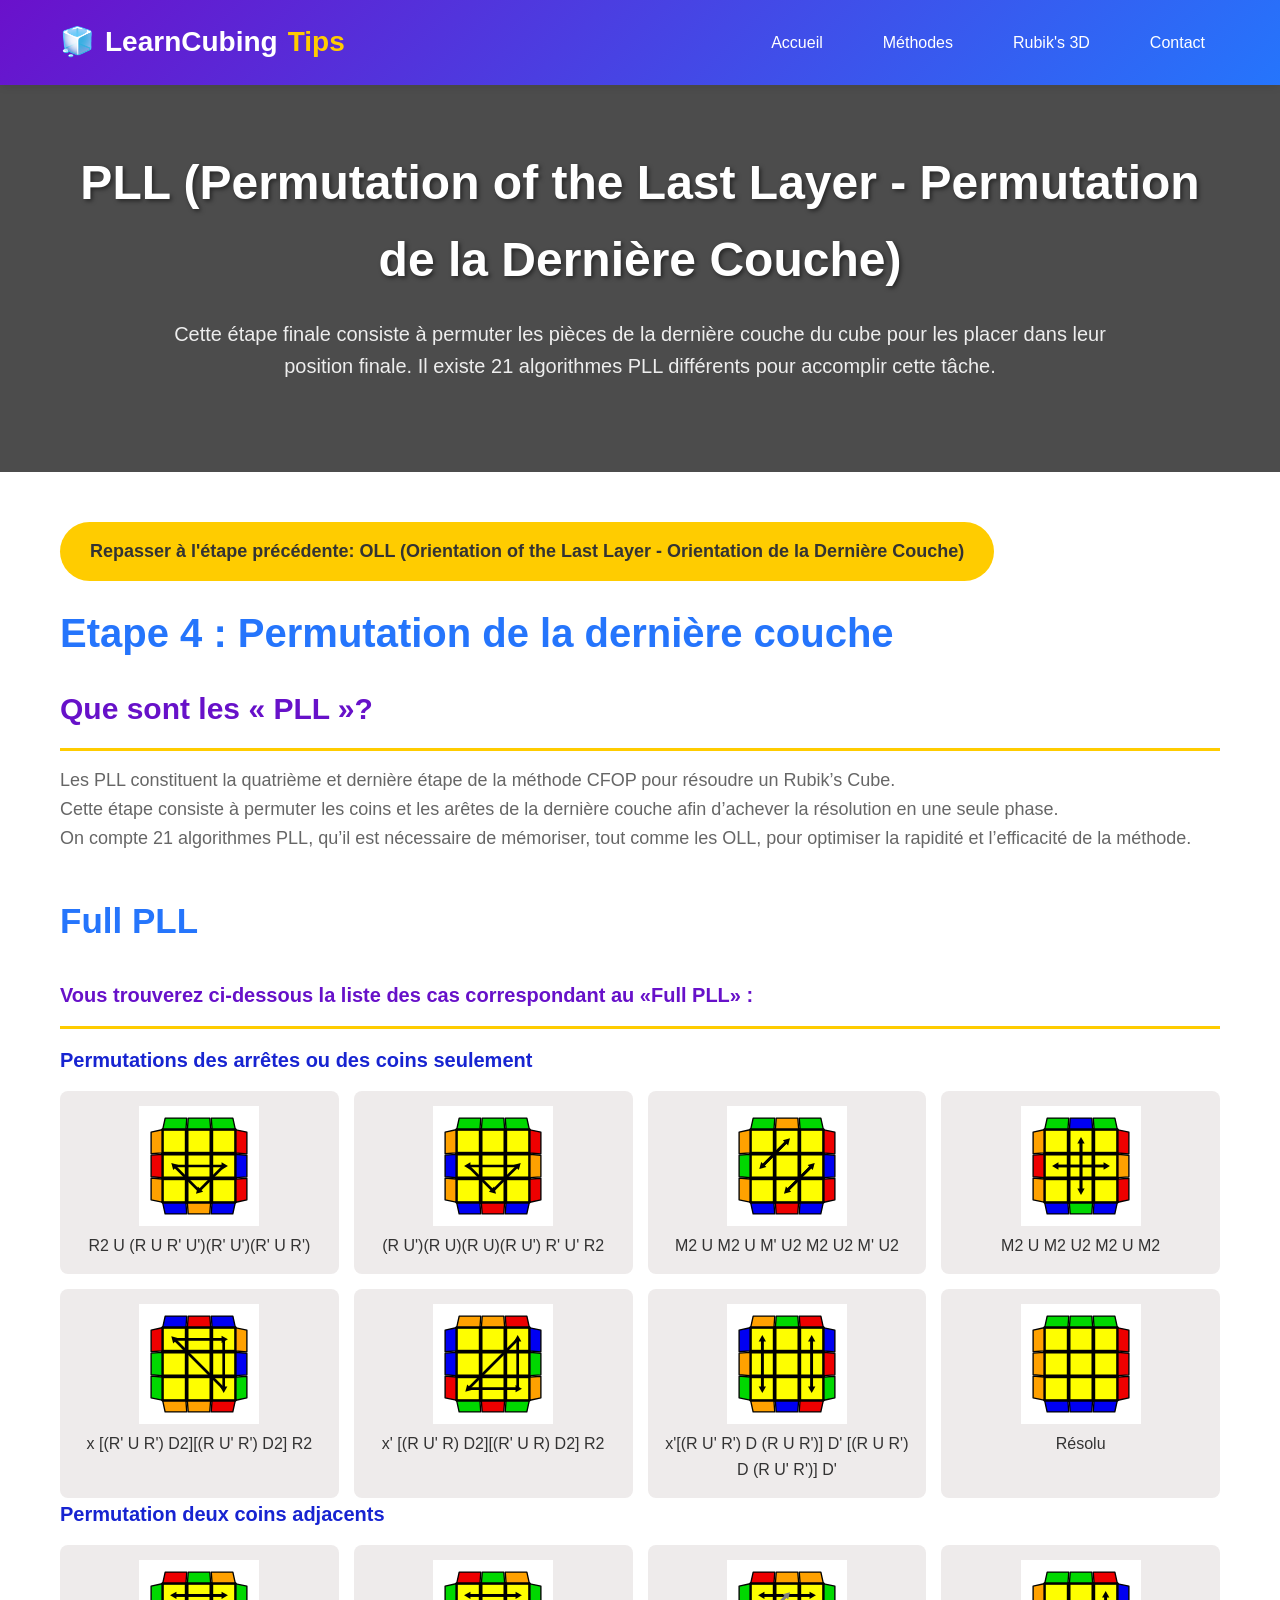
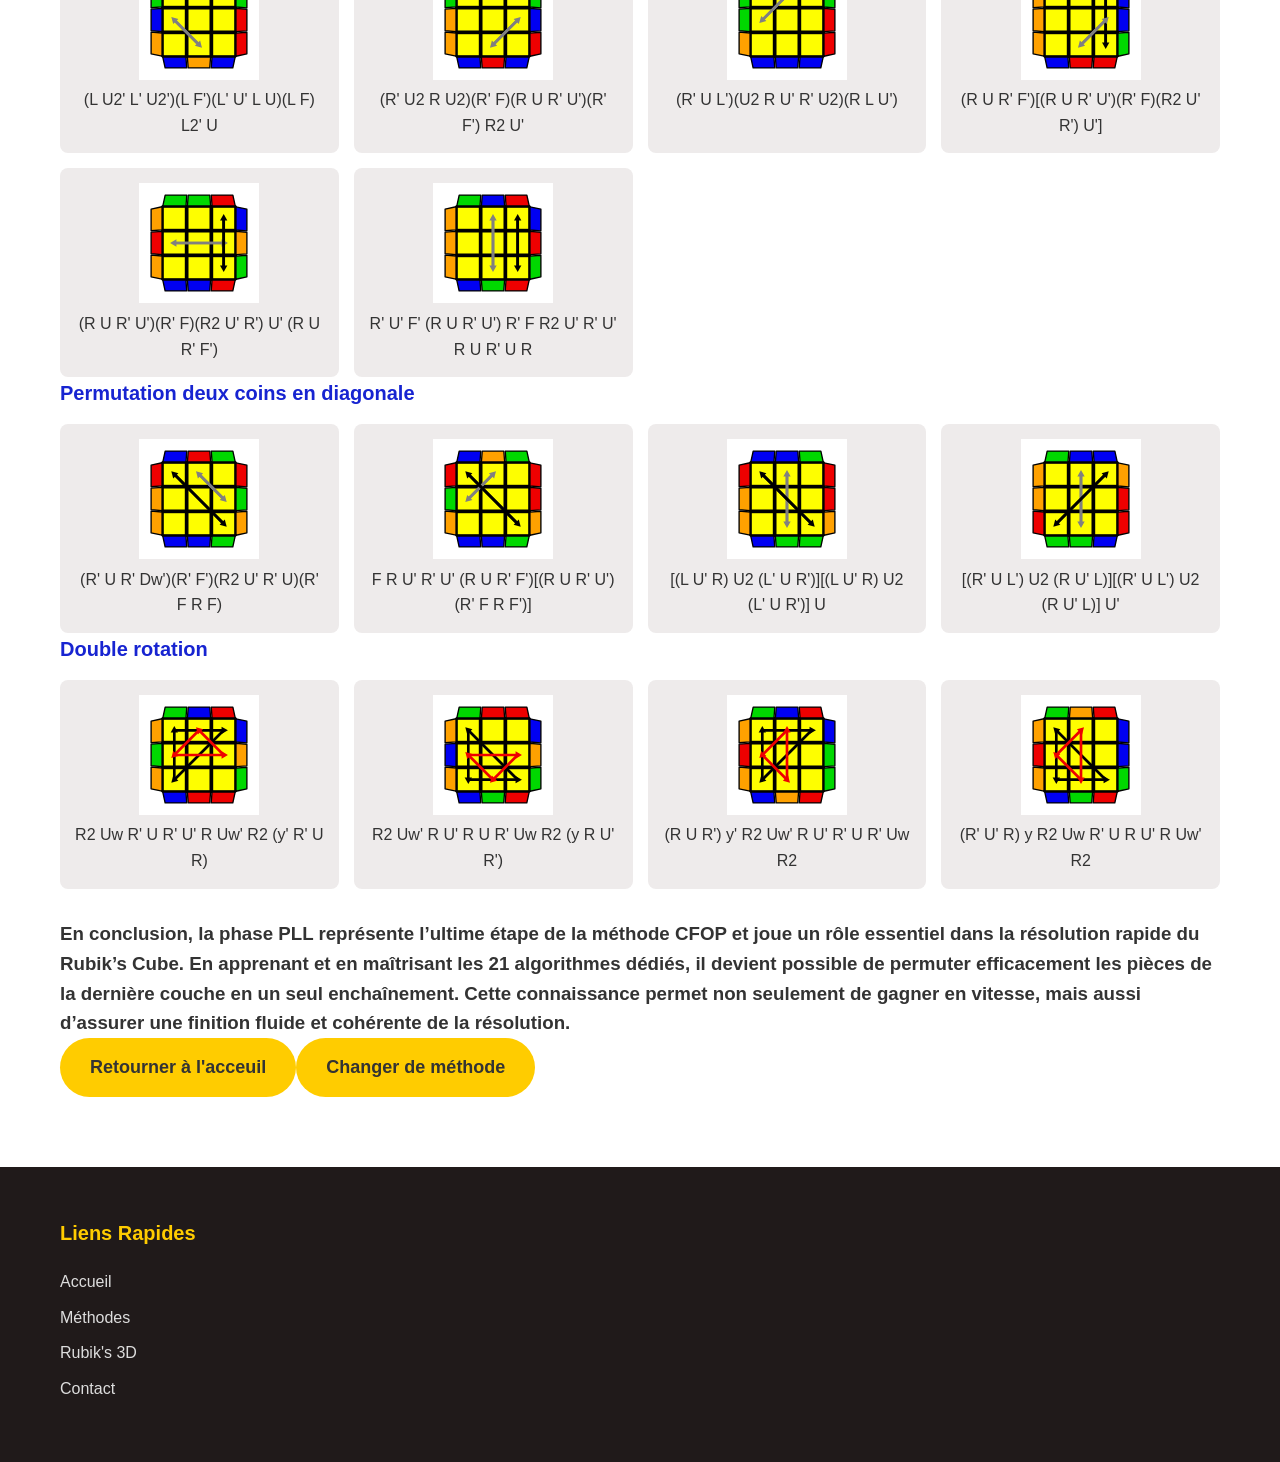
<file: PLL.html>
<!DOCTYPE html>
<html lang="fr">
<head>
    <meta charset="UTF-8">
    <meta name="viewport" content="width=device-width, initial-scale=1.0">
    <title>PLL (Permutation of the Last Layer - Permutation de la Dernière Couche) - Learncubing</title>
    <style>
        /* Reset et styles de base */
        * {
            margin: 0;
            padding: 0;
            box-sizing: border-box;
        }

        body {
            font-family: 'Segoe UI', Tahoma, Geneva, Verdana, sans-serif;
            line-height: 1.6;
            color: #333;
            background-color: #ffffff;
        }

        .container {
            max-width: 1200px;
            margin: 0 auto;
            padding: 0 20px;
        }

        /* Header */
        header {
            background: linear-gradient(135deg, #6a11cb 0%, #2575fc 100%);
            color: white;
            padding: 20px 0;
            box-shadow: 0 2px 10px rgba(0,0,0,0.1);
        }

        .logo {
            font-size: 28px;
            font-weight: bold;
            display: flex;
            align-items: center;
            gap: 10px;
        }

        .logo span {
            color: #ffcc00;
        }

        .header-content {
            display: flex;
            justify-content: space-between;
            align-items: center;
        }

        /* Hero Section */
        .hero {
            background: linear-gradient(rgba(0,0,0,0.7), rgba(0,0,0,0.7)), url('https://images.unsplash.com/photo-1601299200211-6af095b1a0c8?ixlib=rb-1.2.1&auto=format&fit=crop&w=1200&q=80');
            background-size: cover;
            background-position: center;
            color: white;
            text-align: center;
            padding: 60px 20px;
            margin-bottom: 50px;
        }

        .hero h1 {
            font-size: 48px;
            margin-bottom: 20px;
            text-shadow: 2px 2px 4px rgba(0,0,0,0.5);
        }

        .hero p {
            font-size: 20px;
            max-width: 1000px;
            margin: 0 auto 30px;
            opacity: 0.9;
        }

        /* Navigation */
        nav ul {
            display: flex;
            list-style: none;
            gap: 30px;
        }

        nav a {
            color: rgb(255, 255, 255);
            text-decoration: none;
            font-weight: 500;
            padding: 8px 15px;
            border-radius: 5px;
            transition: background-color 0.3s;
        }

        nav a:hover {
            background-color: rgba(255,255,255,0.1);
        }

        nav a.active {
            background-color: rgba(255,255,255,0.2);
        }

        .mobile-menu-btn {
            display: none;
            background: none;
            border: none;
            color: white;
            font-size: 24px;
            cursor: pointer;
        }

        /* Contenu principal */
        .recap {
            margin-bottom: 40px;
        }
        
        .recap h2 {
            color: #2575fc;
            margin-bottom: 20px;
            font-size: 40px;
        }

        .recap h3 {
            color: #6711c9;
            margin-bottom: 15px;
            font-size: 30px;
            border-bottom: 3px solid #ffcc00;
            padding-bottom: 15px;
        }

        .recap p {
            color: #666;
            max-width: 1300px;
            
            font-size: 18px;
        }

        .recap li {
            color: #3608b3;
            font-size: 19px;
        }

        .widget {
            margin-bottom: 30px;
        }

        .widget h3 {
            color: #2575fc;
            margin-bottom: 15px;
            font-size: 35px;
            padding-bottom: 15px;
        }
        .widget h4 {
            color: #6711c9;
            margin-bottom: 15px;
            font-size: 20px;
            border-bottom: 3px solid #ffcc00;
            padding-bottom: 15px;
        }
        .widget h5 {
            color: #1724d1;
            font-size: 20px;
            padding-bottom: 15px;
        }

        .quick-links {
            list-style: none;
        }

        .quick-links li {
            margin-bottom: 10px;
        }

        .quick-links a {
            color: #6a11cb;
            text-decoration: none;
            padding: 8px 15px;
            display: block;
            border-radius: 5px;
            transition: background-color 0.3s;
        }

        .quick-links a:hover {
            background-color: #f0f0f0;
        }

        .cube-types {
            display: grid;
            grid-template-columns: repeat(4, 1fr);
            gap: 15px;
        }

        .cube-type {
            background: #eeebeb;
            padding: 15px;
            border-radius: 8px;
            text-align: center;
            transition: transform 0.3s;
        }

        .cube-type:hover {
            transform: translateY(-5px);
        }

        .cube-type .icon {
            font-size: 24px;
            margin-bottom: 10px;
        }

        .cta-button {
            display: inline-block;
            background: #ffcc00;
            color: #333;
            padding: 15px 30px;
            margin-bottom: 20px;
            border-radius: 30px;
            text-decoration: none;
            font-weight: bold;
            font-size: 18px;
            transition: transform 0.3s, box-shadow 0.3s;
        }

        .cta-button:hover {
            transform: translateY(-3px);
            box-shadow: 0 5px 15px rgba(0,0,0,0.2);
        }

        /* Footer */
        footer {
            background: #201a1a;
            color: white;
            padding: 50px 0 20px;
            margin-top: 50px;
        }

        .footer-content {
            display: grid;
            grid-template-columns: repeat(3, 1fr);
            gap: 40px;
            margin-bottom: 30px;
        }

        .footer-section h3 {
            color: #ffcc00;
            margin-bottom: 20px;
            font-size: 20px;
        }

        .footer-links {
            list-style: none;
        }

        .footer-links li {
            margin-bottom: 10px;
        }

        .footer-links a {
            color: #ddd;
            text-decoration: none;
            transition: color 0.3s;
        }

        .footer-links a:hover {
            color: #ffcc00;
        }

        /* Responsive */
        @media (max-width: 768px) {
            .header-content {
                flex-direction: column;
                text-align: center;
                gap: 20px;
            }

            nav ul {
                flex-direction: column;
                gap: 10px;
            }

            .mobile-menu-btn {
                display: block;
            }

            .footer-content {
                grid-template-columns: 1fr;
                gap: 30px;
            }
        }
    </style>
</head>
<body>
    <!-- Header -->
    <header>
        <div class="container header-content">
            <div class="logo">
                <span>🧊</span>
                LearnCubing <span>Tips</span>
            </div>
            
            <button class="mobile-menu-btn" id="mobileMenuBtn">☰</button>
            
            <nav id="mainNav">
                <ul>
                    <li><a href="index.html">Accueil</a></li>
                    <li><a href="methode.html">Méthodes</a></li>
                    <li><a href="Rubik's.html">Rubik's 3D</a></li>
                    <li><a href="contact.html">Contact</a></li>
                </ul>
            </nav>
        </div>
    </header>
    
    <!-- Hero Section -->
    <section class="hero">
        <div class="container">
            <h1>PLL (Permutation of the Last Layer - Permutation de la Dernière Couche)</h1>
            <p>Cette étape finale consiste à permuter les pièces de la dernière couche du cube pour les placer dans leur position finale. Il existe 21 algorithmes PLL différents pour accomplir cette tâche.</p>
        </div>
    </section>

    <!-- Contenu principal -->
    <div class="container">
        <a href="OLL.html" class="cta-button">Repasser à l'étape précédente: OLL (Orientation of the Last Layer - Orientation de la Dernière Couche)</a>
        <div class="recap">
            <h2>Etape 4 : Permutation de la dernière couche</h2>
            <h3>Que sont les « PLL »?</h3>
            <p>Les PLL constituent la quatrième et dernière étape de la méthode CFOP pour résoudre un Rubik’s Cube.</p>
            <p>Cette étape consiste à permuter les coins et les arêtes de la dernière couche afin d’achever la résolution en une seule phase.</p>
            <p>On compte 21 algorithmes PLL, qu’il est nécessaire de mémoriser, tout comme les OLL, pour optimiser la rapidité et l’efficacité de la méthode.</p>
        </div>

        <div class="widget">
            <h3>Full PLL</h3>
            <h4>Vous trouverez ci-dessous la liste des cas correspondant au «Full PLL» : </h4>
            <h5>Permutations des arrêtes ou des coins seulement</h5>
            <div class="cube-types">
                <div class="cube-type">
                    <img src="assets/PLL_1.svg" width="120">
                    <div>R2 U (R U R' U')(R' U')(R' U R')</div>
                </div>
                <div class="cube-type">
                    <img src="assets/PLL_2.svg" width="120">
                    <div>(R U')(R U)(R U)(R U') R' U' R2</div>
                </div>
                <div class="cube-type">
                    <img src="assets/PLL_3.svg" width="120">
                    <div>M2 U M2 U M' U2 M2 U2 M' U2</div>
                </div>
                <div class="cube-type">
                    <img src="assets/PLL_4.svg" width="120">
                    <div>M2 U M2 U2 M2 U M2</div>
                </div>
                <div class="cube-type">
                    <img src="assets/PLL_5.svg" width="120">
                    <div>x [(R' U R') D2][(R U' R') D2] R2</div>
                </div>
                <div class="cube-type"> 
                    <img src="assets/PLL_6.svg" width="120">
                    <div>x' [(R U' R) D2][(R' U R) D2] R2</div>
                </div>
                <div class="cube-type">
                    <img src="assets/PLL_7.svg" width="120">
                    <div>x'[(R U' R') D (R U R')] D' [(R U R') D (R U' R')] D'</div>
                </div>
                <div class="cube-type"> 
                    <img src="assets/PLL_8.svg" width="120">
                    <div>Résolu</div>
                </div>
            </div>
            <h5>Permutation deux coins adjacents</h5>
            <div class="cube-types">
                <div class="cube-type">
                    <img src="assets/PLL_9.svg" width="120">
                    <div>(L U2' L' U2')(L F')(L' U' L U)(L F) L2' U</div>
                </div>
                <div class="cube-type">
                    <img src="assets/PLL_10.svg" width="120">
                    <div>(R' U2 R U2)(R' F)(R U R' U')(R' F') R2 U'</div>
                </div>
                <div class="cube-type">
                    <img src="assets/PLL_11.svg" width="120">
                    <div>(R' U L')(U2 R U' R' U2)(R L U')</div>
                </div>
                <div class="cube-type">
                    <img src="assets/PLL_12.svg" width="120">
                    <div>(R U R' F')[(R U R' U')(R' F)(R2 U' R') U']</div>
                </div>
                <div class="cube-type">
                    <img src="assets/PLL_13.svg" width="120">
                    <div>(R U R' U')(R' F)(R2 U' R') U' (R U R' F')</div>
                </div>
                <div class="cube-type"> 
                    <img src="assets/PLL_14.svg" width="120">
                    <div>R' U' F' (R U R' U') R' F R2 U' R' U' R U R' U R</div>
                </div>
            </div>
            <h5>Permutation deux coins en diagonale</h5>
            <div class="cube-types">
                <div class="cube-type">
                    <img src="assets/PLL_15.svg" width="120">
                    <div>(R' U R' Dw')(R' F')(R2 U' R' U)(R' F R F)</div>
                </div>
                <div class="cube-type">
                    <img src="assets/PLL_16.svg" width="120">
                    <div>F R U' R' U' (R U R' F')[(R U R' U')(R' F R F')]</div>
                </div>
                <div class="cube-type">
                    <img src="assets/PLL_17.svg" width="120">
                    <div>[(L U' R) U2 (L' U R')][(L U' R) U2 (L' U R')] U</div>
                </div>
                <div class="cube-type">
                    <img src="assets/PLL_18.svg" width="120">
                    <div>[(R' U L') U2 (R U' L)][(R' U L') U2 (R U' L)] U'</div>
                </div>
            </div>
            <h5>Double rotation</h5>
            <div class="cube-types">
                <div class="cube-type">
                    <img src="assets/PLL_19.svg" width="120">
                    <div>R2 Uw R' U R' U' R Uw' R2 (y' R' U R)</div>
                </div>
                <div class="cube-type">
                    <img src="assets/PLL_20.svg" width="120">
                    <div>R2 Uw' R U' R U R' Uw R2 (y R U' R')</div>
                </div>
                <div class="cube-type">
                    <img src="assets/PLL_21.svg" width="120">
                    <div>(R U R') y' R2 Uw' R U' R' U R' Uw R2</div>
                </div>
                <div class="cube-type"> 
                    <img src="assets/PLL_22.svg" width="120">
                    <div>(R' U' R) y R2 Uw R' U R U' R Uw' R2</div>
                </div>
            </div>
        </div>
        <h3>En conclusion, la phase PLL représente l’ultime étape de la méthode CFOP et joue un rôle essentiel dans la résolution rapide du Rubik’s Cube. En apprenant et en maîtrisant les 21 algorithmes dédiés, il devient possible de permuter efficacement les pièces de la dernière couche en un seul enchaînement. Cette connaissance permet non seulement de gagner en vitesse, mais aussi d’assurer une finition fluide et cohérente de la résolution.</h3>
        <a href="index.html" class="cta-button">Retourner à l'acceuil</a><a href="methode.html" class="cta-button">Changer de méthode</a>
    </div>

    <!-- Footer -->
    <footer>
        <div class="container">
            <div class="footer-content">              
                <div class="footer-section">
                    <h3>Liens Rapides</h3>
                    <ul class="footer-links">
                        <li><a href="index.html">Accueil</a></li>
                        <li><a href="methode.html">Méthodes</a></li>
                        <li><a href="Rubik's.html">Rubik's 3D</a></li>
                        <li><a href="contact.html">Contact</a></li>
                    </ul>
                </div>
            </div>
        </div>
    </footer>

    <script>
        // Menu mobile
        const mobileMenuBtn = document.getElementById('mobileMenuBtn');
        const mainNav = document.getElementById('mainNav');

        mobileMenuBtn.addEventListener('click', () => {
            mainNav.style.display = mainNav.style.display === 'block' ? 'none' : 'block';
        });

        // Fermer le menu mobile en cliquant sur un lien
        document.querySelectorAll('nav a').forEach(link => {
            link.addEventListener('click', () => {
                if (window.innerWidth <= 768) {
                    mainNav.style.display = 'none';
                }
            });
        });

        // Navigation active
        function updateActiveNav() {
            const sections = document.querySelectorAll('main section');
            const navLinks = document.querySelectorAll('nav a');
            
            let currentSection = '';
            const scrollPosition = window.scrollY + 100;
            
            sections.forEach(section => {
                if (section.offsetTop <= scrollPosition) {
                    currentSection = section.id;
                }
            });
            
            navLinks.forEach(link => {
                link.classList.remove('active');
                if (link.getAttribute('href') === `#${currentSection}`) {
                    link.classList.add('active');
                }
            });
        }

        // Effet de survol pour les cartes
        document.querySelectorAll('.cube-type').forEach(cube => {
            cube.addEventListener('mouseenter', () => {
                cube.style.boxShadow = '0 10px 20px rgba(0,0,0,0.1)';
            });
            
            cube.addEventListener('mouseleave', () => {
                cube.style.boxShadow = 'none';
            });
        });
    </script>
</body>
</html>
</file>
